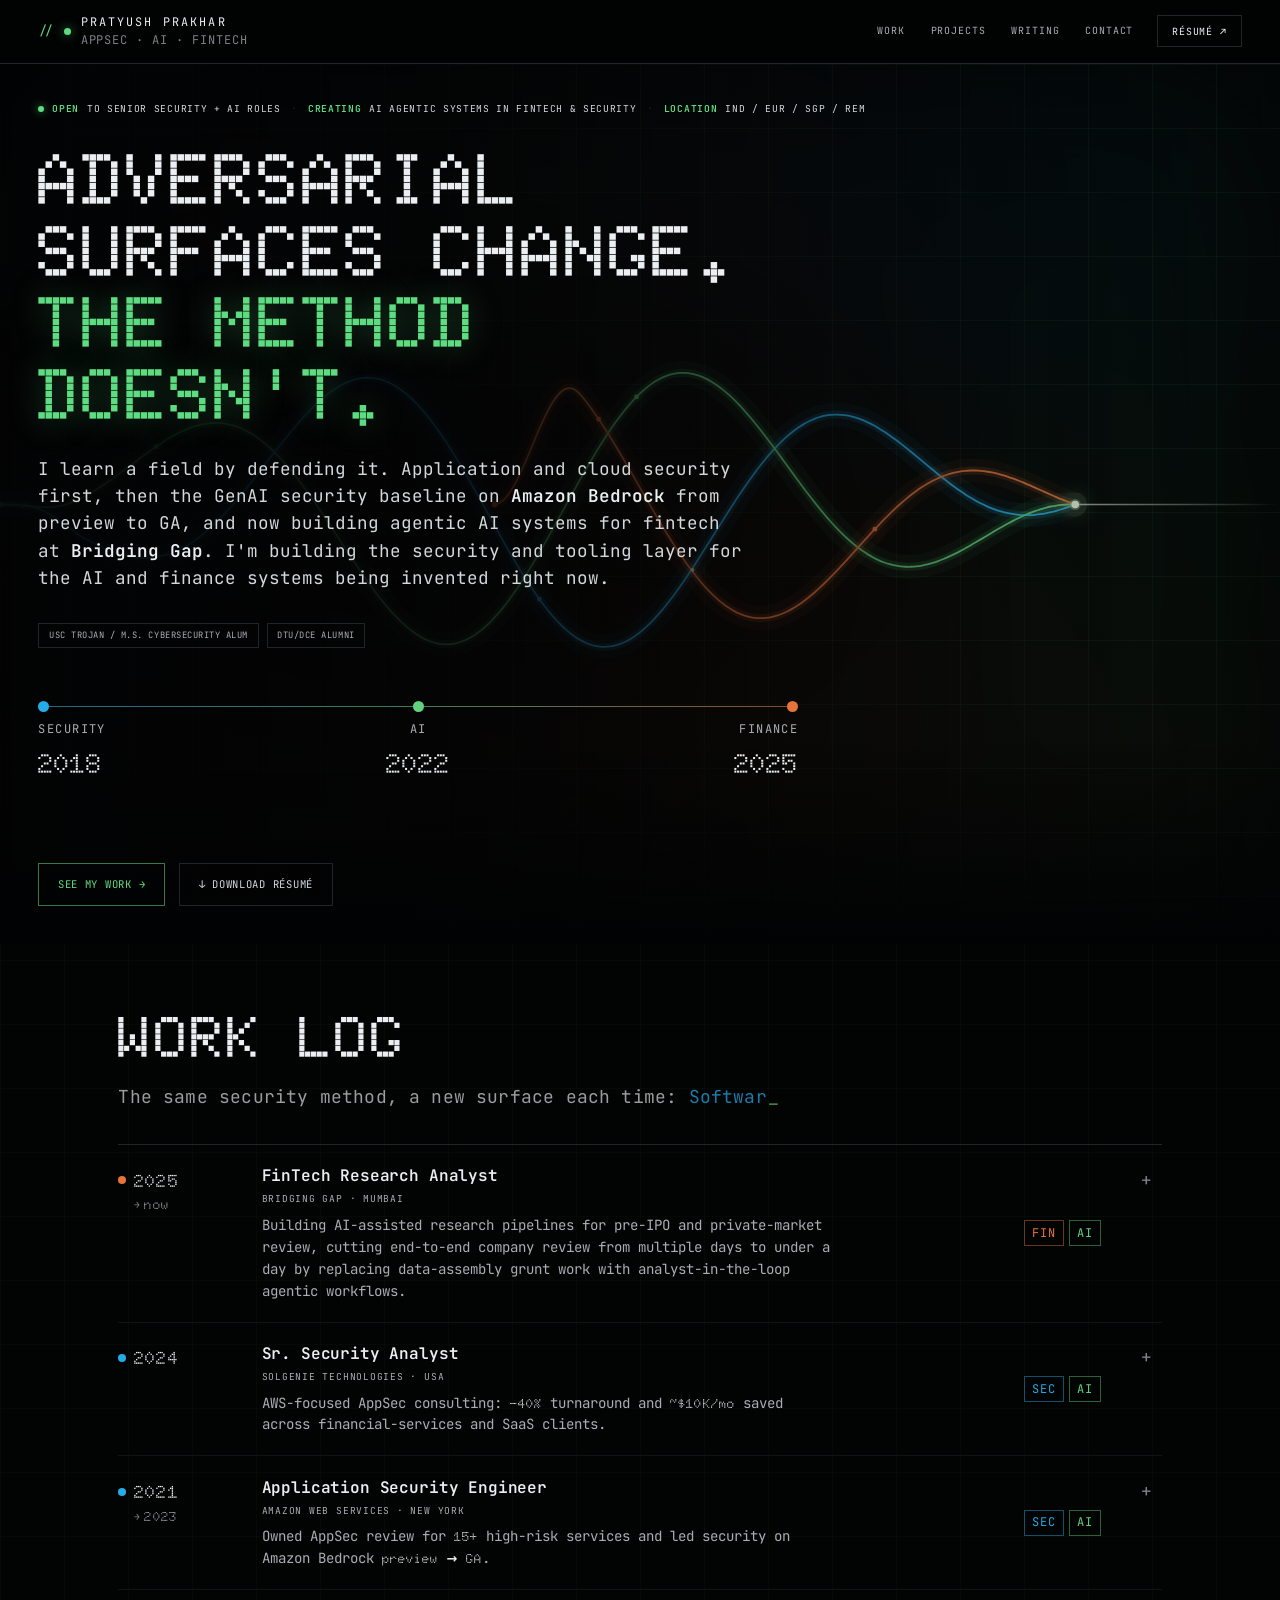
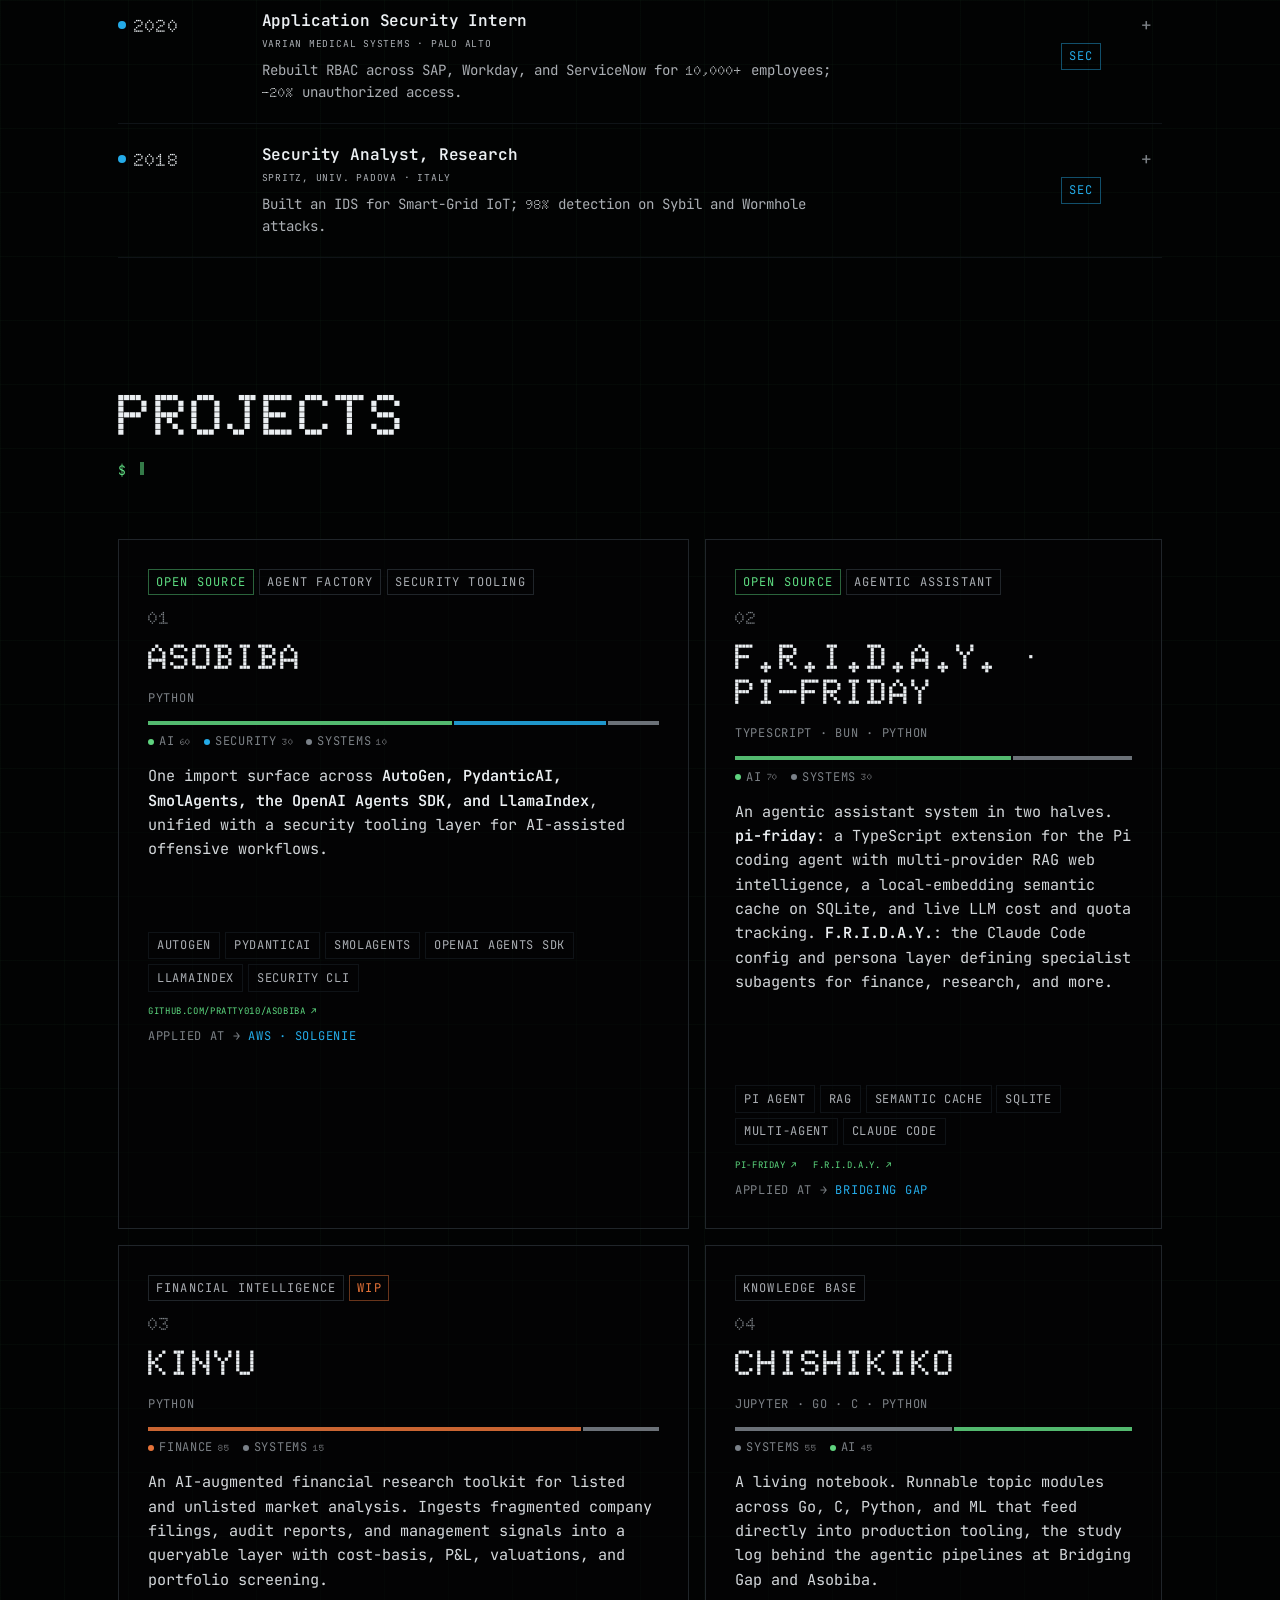
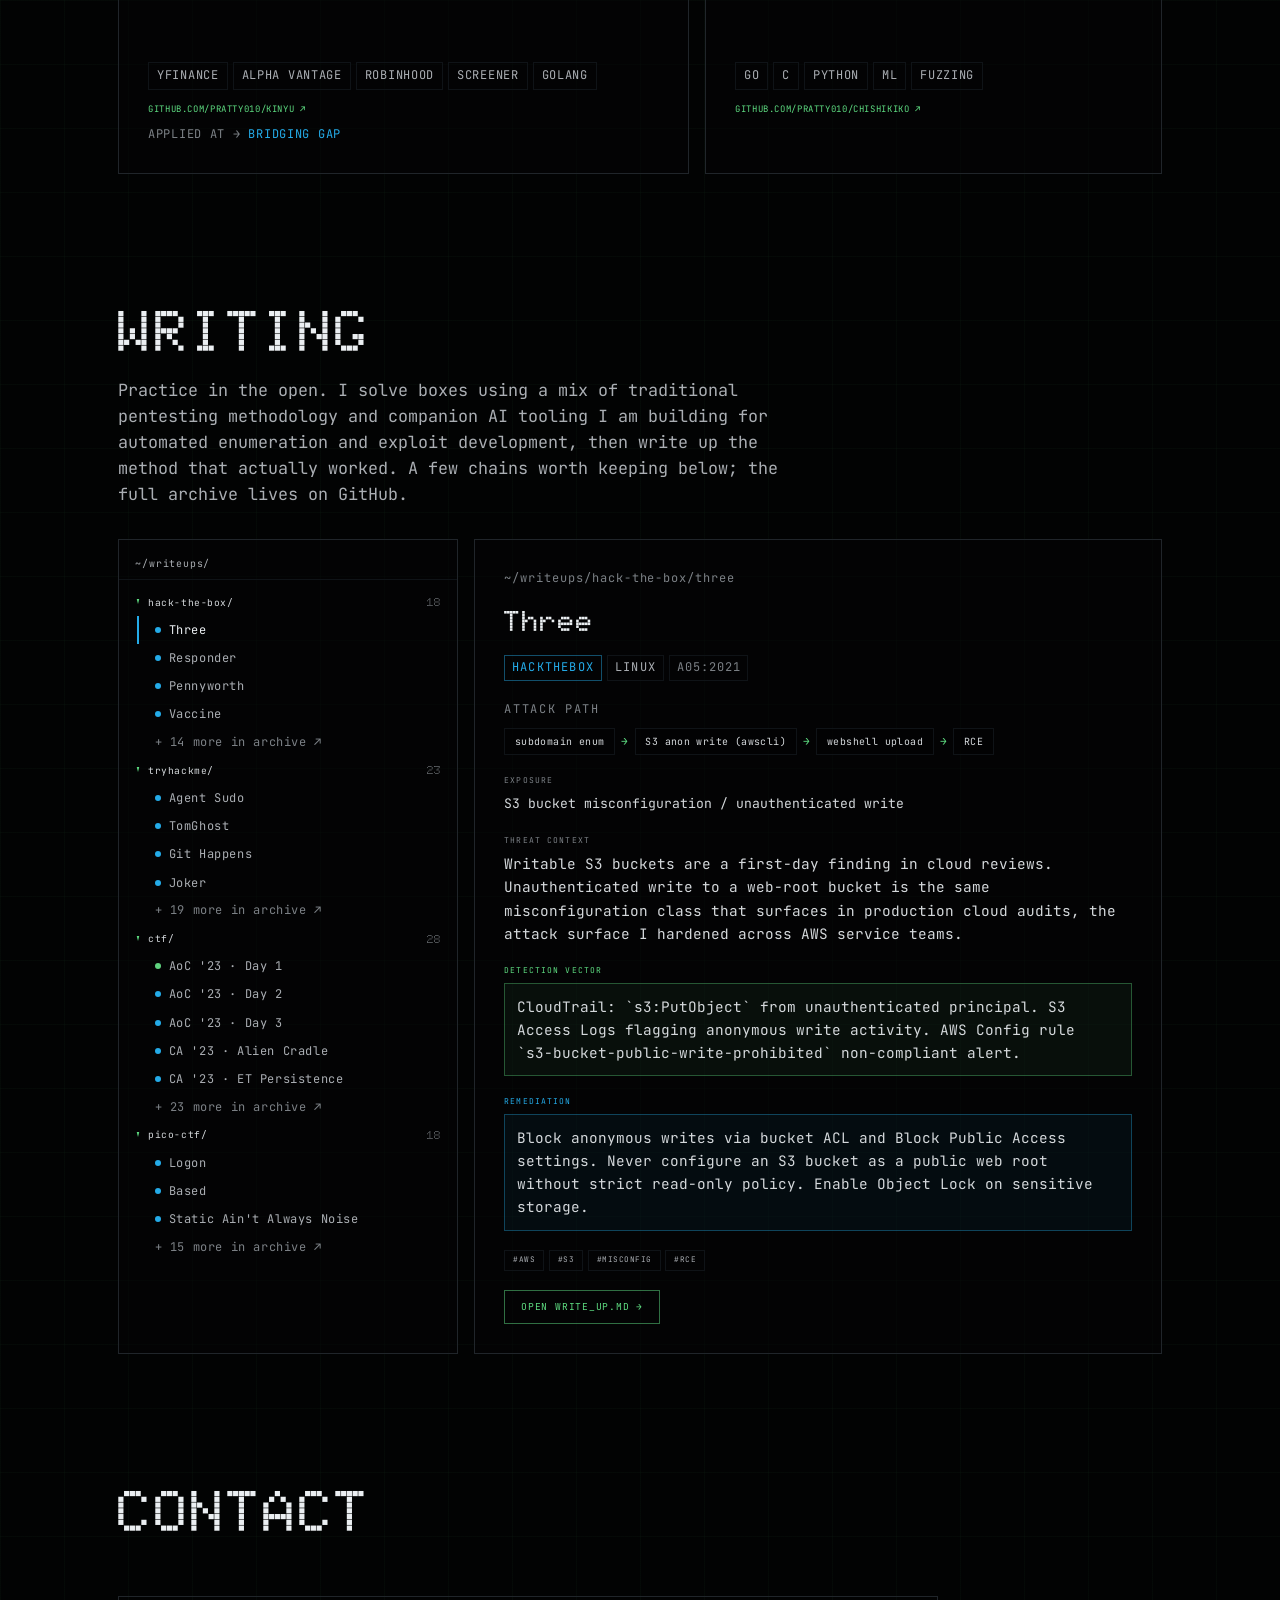
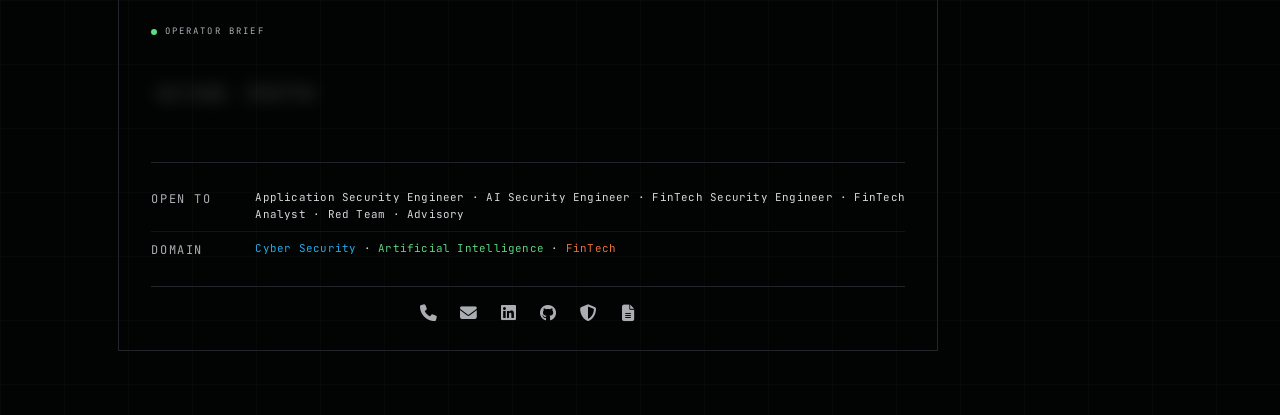
<file: index.html>
<!DOCTYPE html>
<html lang="en">
<head>
  <meta charset="utf-8">
  <meta name="viewport" content="width=device-width, initial-scale=1">
  <title>Pratyush Prakhar | Portfolio</title>
  <meta name="description" content="Pratyush Prakhar — Application security engineer with AI specialization. Currently building agentic AI systems for fintech at Bridging Gap.">
  <meta property="og:title" content="Pratyush Prakhar — Security × AI × Finance">
  <meta property="og:description" content="I learn a field by defending it. Application and cloud security first, then AI, now building agentic AI systems for fintech.">
  <meta property="og:type" content="website">
  <meta property="og:url" content="https://pratty010.github.io/">
  <meta property="og:image" content="https://pratty010.github.io/assets/og-image.png">
  <meta name="twitter:card" content="summary_large_image">
  <link rel="preconnect" href="https://fonts.googleapis.com">
  <link rel="preconnect" href="https://fonts.gstatic.com" crossorigin>
  <link href="https://fonts.googleapis.com/css2?family=Doto:wght@500;700;900&family=Inter+Tight:wght@300;400;500;600;700&family=JetBrains+Mono:wght@400;500;600&family=IBM+Plex+Sans:wght@400;500;600&family=Space+Grotesk:wght@400;500;700&family=Space+Mono:wght@400;700&family=Source+Sans+3:wght@400;500;600&display=swap" rel="stylesheet">
  <link rel="stylesheet" href="https://cdnjs.cloudflare.com/ajax/libs/font-awesome/6.5.2/css/all.min.css" integrity="sha512-PPIZEGYM1v8zp5Py7UjFb79S58UeqCL9pYVnVPURKEqvioPROaVAJKKLzvH2rDnI==" crossorigin="anonymous">
  <link rel="stylesheet" href="styles.css">
</head>
<body class="preset-mono floor-75 contrast-default motion-full">

  <!-- ── Sticky topbar ── -->
  <header class="topbar" aria-label="Primary navigation">
    <div class="brand">
      <span class="pr">//</span>
      <span class="sig" aria-hidden="true"></span>
      <div>
        <div class="nm">PRATYUSH&nbsp;PRAKHAR</div>
        <div class="role">AppSec &middot; AI &middot; FinTech</div>
      </div>
    </div>
    <nav class="tnav" aria-label="Site sections">
      <a href="#work">Work</a>
      <a href="#projects">Projects</a>
      <a href="#writing">Writing</a>
      <a href="#about">Contact</a>
      <a href="resume.html" class="resume" target="_blank" rel="noopener">R&eacute;sum&eacute; &#8599;</a>
    </nav>
  </header>

  <!-- ── Section shells (content added in later chunks) ── -->
  <main>
    <section id="hero">
      <canvas id="braid"></canvas>
      <div class="hue"></div>
      <div class="veil"></div>
      <div class="vbot"></div>

      <main class="hero">
        <div class="wrap">
          <div class="avail">
            <span class="dot"></span>
            <span class="k">Open</span><span class="v">to senior security + AI roles</span>
            <span class="sep">·</span>
            <span class="k">Creating</span><span class="v">AI agentic systems in fintech &amp; security</span>
            <span class="sep">·</span>
            <span class="k">Location</span><span class="v">IND / EUR / SGP / REM</span>
          </div>

          <h1>
            <span class="l1" data-text="Adversarial surfaces change.">Adversarial surfaces change.</span>
            <span class="l2" data-text="The method doesn't.">The method doesn't.</span>
          </h1>

          <p class="deck">I learn a field by defending it. Application and cloud security first, then the GenAI security baseline on <b>Amazon Bedrock</b> from preview to GA, and now building agentic AI systems for fintech at <b>Bridging Gap</b>. I'm building the security and tooling layer for the AI and finance systems being invented right now.</p>
          <div class="edu-tags">
            <span class="edu-tag">USC TROJAN / M.S. CYBERSECURITY ALUM</span>
            <span class="edu-tag">DTU/DCE ALUMNI</span>
          </div>

          <div class="arc">
            <div class="rail"><div class="fill"></div></div>
            <div class="nodes">
              <div class="node" data-strand="sec"><span class="pin"></span><span class="lbl">Security</span><span class="yr">2018</span><span class="meta">SPRITZ IDS → Varian RBAC → AWS AppSec → Solgenie</span></div>
              <div class="node" data-strand="ai"><span class="pin"></span><span class="lbl">AI</span><span class="yr">2022</span><span class="meta">Bedrock preview → GA · OWASP LLM Top 10 · adversarial ML</span></div>
              <div class="node" data-strand="fin"><span class="pin"></span><span class="lbl">Finance</span><span class="yr">2025</span><span class="meta">Bridging Gap · pre-IPO &amp; fintech pipelines</span></div>
            </div>
          </div>

          <div class="ctas">
            <a href="#work" class="cta primary"><span>see my work →</span></a>
            <a href="assets/Resume_Prakhar_Pratyush.pdf" download class="cta ghost"><span>&#8595; download r&eacute;sum&eacute;</span></a>
          </div>
        </div>
      </main>
    </section>

    <section id="work" class="section">
      <h2 class="htitle">Work Log</h2>
      <p class="thesis" id="thesis" aria-label="The same security method, a new surface each time: Software, AI, Fintech."></p>

      <div class="log">

        <!-- BRIDGING GAP -->
        <article class="wrow" data-domain="fin" style="--ca: var(--fin); --cb: var(--ai); --cc: var(--fin);">
          <div class="wrow-head">
            <div class="w-when"><div class="row1"><span class="w-dot fin"></span><span class="w-y0">2025</span></div><div class="w-end"><span class="w-arrow">→</span><span class="w-y1">now</span></div></div>
            <div class="w-main">
              <div class="w-title">FinTech Research Analyst</div>
              <div class="w-sub">Bridging Gap · Mumbai</div>
              <div class="w-one">Building AI-assisted research pipelines for pre-IPO and private-market review, cutting end-to-end company review from multiple days to under a day by replacing data-assembly grunt work with analyst-in-the-loop agentic workflows.</div>
            </div>
            <div class="w-fields"><span class="ftag fin">Fin</span><span class="ftag ai">AI</span></div>
            <div class="w-tog">+</div>
          </div>
          <div class="wrow-detail"><div class="inner"><div class="det-pad">
            <ul class="det-bul">
              <li>Building AI-assisted systems on <b>LangGraph, Pi Agent, OpenAI Codex, Claude Code</b> to structure fragmented pre-IPO/private-market workflows: company audits, financial review, tax positioning, regulatory filings, management screening.</li>
              <li>Designed the security &amp; data-governance layer behind the pipelines: access controls, encryption in transit and at rest, audit logging, PII boundaries on confidential filings and regulator data. Built with <b>RBI, DPDP, EU AI Act</b> principles in mind, eliminating the need for analysts to manually anonymize source documents before each pipeline run.</li>
              <li>Restructuring the instrument-analysis pipeline (valuations, comparables, screening, sector cuts) to run on grounded filing data, analyst in the loop on the final read.</li>
            </ul>
            <div class="det-tags"><span class="tt-lbl">skills</span><span class="ttag">LangGraph</span><span class="ttag">Pi Agent</span><span class="ttag">OpenAI Codex</span><span class="ttag">Claude Code</span><span class="ttag">RAG</span><span class="ttag">Data Governance</span><span class="ttag">RBI / DPDP / EU AI Act</span></div>
          </div></div></div>
        </article>

        <!-- SOLGENIE -->
        <article class="wrow" data-domain="sec" style="--ca: var(--sec); --cb: var(--ai); --cc: var(--sec);">
          <div class="wrow-head">
            <div class="w-when"><div class="row1"><span class="w-dot sec"></span><span class="w-y0">2024</span></div></div>
            <div class="w-main">
              <div class="w-title">Sr. Security Analyst</div>
              <div class="w-sub">Solgenie Technologies · USA</div>
              <div class="w-one">AWS-focused AppSec consulting: <span class="dt">−40%</span> turnaround and <span class="dt">~$10K/mo</span> saved across financial-services and SaaS clients.</div>
            </div>
            <div class="w-fields"><span class="ftag sec">Sec</span><span class="ftag ai">AI</span></div>
            <div class="w-tog">+</div>
          </div>
          <div class="wrow-detail"><div class="inner"><div class="det-pad">
            <ul class="det-bul">
              <li>AWS security consulting for financial-services and SaaS enterprise clients; surfaced critical vulnerabilities, built risk-indexed remediation plans, and trimmed cross-account attack surface <span class="dt">20%</span> through tighter API and IAM controls.</li>
              <li>AppSec consulting across vulnerability assessments, secure code reviews, and OWASP Top 10 on APIs/microservices; cut assessment turnaround <span class="dt">40%</span>, <span class="dt">~$10K</span>/month in delivery savings.</li>
              <li>Wrote a GenAI layer over SAST triage and incident response; <span class="dt">~10%</span> improvement in assessment accuracy, shorter remediation loop.</li>
              <li>Standard pentest playbook across <span class="dt">4+</span> engagements (Burp Suite, Metasploit, Wireshark).</li>
            </ul>
            <div class="det-tags"><span class="tt-lbl">skills</span><span class="ttag">AWS IAM</span><span class="ttag">API Security</span><span class="ttag">OWASP Top 10</span><span class="ttag">SAST</span><span class="ttag">GenAI Triage</span><span class="ttag">Burp / Metasploit</span></div>
          </div></div></div>
        </article>

        <!-- AWS -->
        <article class="wrow" data-domain="sec" style="--ca: var(--sec); --cb: var(--ai); --cc: var(--sec);">
          <div class="wrow-head">
            <div class="w-when"><div class="row1"><span class="w-dot sec"></span><span class="w-y0">2021</span></div><div class="w-end"><span class="w-arrow">→</span><span class="w-y1">2023</span></div></div>
            <div class="w-main">
              <div class="w-title">Application Security Engineer</div>
              <div class="w-sub">Amazon Web Services · New York</div>
              <div class="w-one">Owned AppSec review for <span class="dt">15+</span> high-risk services and led security on Amazon Bedrock <span class="dt">preview → GA</span>.</div>
            </div>
            <div class="w-fields"><span class="ftag sec">Sec</span><span class="ftag ai">AI</span></div>
            <div class="w-tog">+</div>
          </div>
          <div class="wrow-detail"><div class="inner"><div class="det-pad">
            <ul class="det-bul">
              <li>Held the security design-review seat for high-risk services (CodeSuite, IAM Console, the SDKs); pushed standards across <span class="dt">15+</span> services through NIST CSF, ISO 27001, PCI-DSS, SOC 2 cycles.</li>
              <li>Led AppSec on <b>Amazon Bedrock from preview through GA</b>: threat models, memory-poisoning defenses, tool-misuse controls, prompt-injection guardrails, adversarial-ML defenses against the OWASP LLM Top 10 for AI infrastructure that enterprise customers in regulated industries depended on. Open high-risk findings <span class="dt">−25%</span> over four review cycles.</li>
              <li>Whitebox/greybox/blackbox assessments; pushed SAST into SDLC pipelines, catching <span class="dt">150+</span> critical vulnerabilities before ship.</li>
              <li>Applied STRIDE and MITRE ATT&amp;CK to drive proactive threat hunts across cloud workloads, achieving <span class="dt">10–15%</span> posture lift through systematic vulnerability remediation and attack-surface reduction. Python SIEM tooling + CI/CD patching cut incident response time <span class="dt">30%</span>.</li>
            <li>Authored security documentation and ran cross-team review sessions for product and engineering teams; set security standards, mentored engineers on secure SDLC practices, and eliminated security-posture drift across multiple AWS service teams.</li>
            </ul>
            <div class="det-tags"><span class="tt-lbl">skills</span><span class="ttag">Amazon Bedrock</span><span class="ttag">OWASP LLM Top 10</span><span class="ttag">Prompt-Injection Defense</span><span class="ttag">Adversarial ML</span><span class="ttag">STRIDE</span><span class="ttag">MITRE ATT&amp;CK</span><span class="ttag">SAST/DAST</span><span class="ttag">Python SIEM</span></div>
          </div></div></div>
        </article>

        <!-- VARIAN -->
        <article class="wrow" data-domain="sec" style="--ca: var(--sec); --cb: var(--sec); --cc: var(--sec);">
          <div class="wrow-head">
            <div class="w-when"><div class="row1"><span class="w-dot sec"></span><span class="w-y0">2020</span></div></div>
            <div class="w-main">
              <div class="w-title">Application Security Intern</div>
              <div class="w-sub">Varian Medical Systems · Palo Alto</div>
              <div class="w-one">Rebuilt RBAC across SAP, Workday, and ServiceNow for <span class="dt">10,000+</span> employees; <span class="dt">−20%</span> unauthorized access.</div>
            </div>
            <div class="w-fields"><span class="ftag sec">Sec</span></div>
            <div class="w-tog">+</div>
          </div>
          <div class="wrow-detail"><div class="inner"><div class="det-pad">
            <ul class="det-bul">
              <li>Reviewed application access security on SAP, Workday, and ServiceNow; rebuilt the RBAC layer across all three. Unauthorized-access incidents <span class="dt">−20%</span> across a <span class="dt">10,000+</span> employee base.</li>
              <li>Hardened the SAP S/4HANA authorization model (PFCG roles, CRM audit controls); access-vulnerability surface <span class="dt">−15%</span> on the review pass alone.</li>
              <li>Built a ServiceNow ticketing-automation prototype; saved <span class="dt">~6 hrs</span>/week of duplicate work.</li>
            </ul>
            <div class="det-tags"><span class="tt-lbl">skills</span><span class="ttag">SAP S/4HANA</span><span class="ttag">PFCG</span><span class="ttag">RBAC</span><span class="ttag">ServiceNow</span><span class="ttag">IAM</span></div>
          </div></div></div>
        </article>

        <!-- SPRITZ -->
        <article class="wrow" data-domain="sec" style="--ca: var(--sec); --cb: var(--sec); --cc: var(--sec);">
          <div class="wrow-head">
            <div class="w-when"><div class="row1"><span class="w-dot sec"></span><span class="w-y0">2018</span></div></div>
            <div class="w-main">
              <div class="w-title">Security Analyst, Research</div>
              <div class="w-sub">SPRITZ, Univ. Padova · Italy</div>
              <div class="w-one">Built an IDS for Smart-Grid IoT; <span class="dt">98%</span> detection on Sybil and Wormhole attacks.</div>
            </div>
            <div class="w-fields"><span class="ftag sec">Sec</span></div>
            <div class="w-tog">+</div>
          </div>
          <div class="wrow-detail"><div class="inner"><div class="det-pad">
            <ul class="det-bul">
              <li>Built an IDS for Smart Grid networks targeting Sybil and Wormhole attacks on RPL-based Industrial IoT mesh. <span class="dt">98%</span> detection via the Highest Rank Common Ancestor verification principle, with a custom wormhole-detection algorithm running in the CONTIKI-OS COOJA simulator.</li>
            </ul>
            <div class="det-tags"><span class="tt-lbl">skills</span><span class="ttag">IDS</span><span class="ttag">RPL</span><span class="ttag">IoT Mesh</span><span class="ttag">COOJA / Contiki</span><span class="ttag">Anomaly Detection</span></div>
          </div></div></div>
        </article>

      </div>
    </section>

    <section id="projects" class="section">
      <h2 class="htitle">Projects</h2>

      <!-- TERMINAL BLOCK -->
      <div class="term-block" role="button" tabindex="0" aria-label="Run terminal command: gh repo list --public">
        <div class="term-line">
          <span class="term-prompt">$</span>
          <span class="term-cmd" id="term-cmd" aria-hidden="true"></span><span class="term-cursor" id="term-cursor" aria-hidden="true"></span>
          <noscript><span class="term-cmd">gh repo list --public</span></noscript>
        </div>
        <div class="term-out term-hidden" id="term-out">
          <span class="term-arrow">&#8594;</span>
          <span class="term-out-text" aria-live="polite"></span>
        </div>
      </div>

      <!-- BENTO GRID -->
      <div class="bento">

        <!-- TILE 01: ASOBIBA (featured, tall left) -->
        <article class="proj proj-asobiba" data-tile>
          <div class="p-inner">
            <div class="p-badges">
              <span class="p-badge os">Open Source</span>
              <span class="p-badge">Agent Factory</span>
              <span class="p-badge">Security Tooling</span>
            </div>
            <div class="p-index dt">01</div>
            <div class="p-name">Asobiba</div>
            <div class="p-lang">Python</div>
            <div class="blend">
              <div class="blend-bar">
                <i class="ai"  style="flex:60"></i>
                <i class="sec" style="flex:30"></i>
                <i class="sys" style="flex:10"></i>
              </div>
              <div class="blend-key">
                <span class="bk"><span class="d ai"></span>AI <span class="n">60</span></span>
                <span class="bk"><span class="d sec"></span>Security <span class="n">30</span></span>
                <span class="bk"><span class="d sys"></span>Systems <span class="n">10</span></span>
              </div>
            </div>
            <p class="p-desc">One import surface across <b>AutoGen, PydanticAI, SmolAgents, the OpenAI Agents SDK, and LlamaIndex</b>, unified with a security tooling layer for AI-assisted offensive workflows.</p>
            <p class="p-more">Factory wrappers, composable security helpers, and reusable offensive CLI hooks instead of a single-stack bet.</p>
            <div class="p-tags">
              <span class="ttag">AutoGen</span>
              <span class="ttag">PydanticAI</span>
              <span class="ttag">SmolAgents</span>
              <span class="ttag">OpenAI Agents SDK</span>
              <span class="ttag">LlamaIndex</span>
              <span class="ttag">Security CLI</span>
            </div>
            <div class="p-footer">
              <div class="p-links">
                <a href="https://github.com/pratty010/Asobiba" class="p-link" target="_blank" rel="noopener">github.com/pratty010/Asobiba ↗</a>
              </div>
              <div class="p-applied">applied at → <a href="#work">AWS · Solgenie</a></div>
            </div>
          </div>
        </article>

        <!-- TILE 02: F.R.I.D.A.Y. (top right) -->
        <article class="proj proj-friday" data-tile>
          <div class="p-inner">
            <div class="p-badges">
              <span class="p-badge os">Open Source</span>
              <span class="p-badge">Agentic Assistant</span>
            </div>
            <div class="p-index dt">02</div>
            <div class="p-name">F.R.I.D.A.Y. · pi-friday</div>
            <div class="p-lang">TypeScript · Bun · Python</div>
            <div class="blend">
              <div class="blend-bar">
                <i class="ai"  style="flex:70"></i>
                <i class="sys" style="flex:30"></i>
              </div>
              <div class="blend-key">
                <span class="bk"><span class="d ai"></span>AI <span class="n">70</span></span>
                <span class="bk"><span class="d sys"></span>Systems <span class="n">30</span></span>
              </div>
            </div>
            <p class="p-desc">An agentic assistant system in two halves. <b>pi-friday</b>: a TypeScript extension for the Pi coding agent with multi-provider RAG web intelligence, a local-embedding semantic cache on SQLite, and live LLM cost and quota tracking. <b>F.R.I.D.A.Y.</b>: the Claude Code config and persona layer defining specialist subagents for finance, research, and more.</p>
            <p class="p-more">Sub-5ms semantic cache hits, multi-provider search with fallback, and specialist subagents (Kinyo for finance, Kagakusha for research).</p>
            <div class="p-tags">
              <span class="ttag">Pi Agent</span>
              <span class="ttag">RAG</span>
              <span class="ttag">Semantic Cache</span>
              <span class="ttag">SQLite</span>
              <span class="ttag">Multi-Agent</span>
              <span class="ttag">Claude Code</span>
            </div>
            <div class="p-footer">
              <div class="p-links">
                <a href="https://github.com/5h1nch4nn/pi-friday" class="p-link" target="_blank" rel="noopener">pi-friday ↗</a>
                <a href="https://github.com/5h1nch4nn/F.R.I.D.A.Y." class="p-link" target="_blank" rel="noopener">F.R.I.D.A.Y. ↗</a>
              </div>
              <div class="p-applied">applied at → <a href="#work">Bridging Gap</a></div>
            </div>
          </div>
        </article>

        <!-- TILE 03: KINYU (bottom right) -->
        <article class="proj proj-kinyu" data-tile>
          <div class="p-inner">
            <div class="p-badges">
              <span class="p-badge">Financial Intelligence</span>
              <span class="p-badge wip">WIP</span>
            </div>
            <div class="p-index dt">03</div>
            <div class="p-name">Kinyu</div>
            <div class="p-lang">Python</div>
            <div class="blend">
              <div class="blend-bar">
                <i class="fin" style="flex:85"></i>
                <i class="sys" style="flex:15"></i>
              </div>
              <div class="blend-key">
                <span class="bk"><span class="d fin"></span>Finance <span class="n">85</span></span>
                <span class="bk"><span class="d sys"></span>Systems <span class="n">15</span></span>
              </div>
            </div>
            <p class="p-desc">An AI-augmented financial research toolkit for listed and unlisted market analysis. Ingests fragmented company filings, audit reports, and management signals into a queryable layer with cost-basis, P&amp;L, valuations, and portfolio screening.</p>
            <p class="p-more">FIFO and weighted-average cost basis, a 10-year coffee-can screener, and news sentiment.</p>
            <div class="p-tags">
              <span class="ttag">yfinance</span>
              <span class="ttag">Alpha Vantage</span>
              <span class="ttag">Robinhood</span>
              <span class="ttag">Screener</span>
              <span class="ttag">Golang</span>
            </div>
            <div class="p-footer">
              <div class="p-links">
                <a href="https://github.com/pratty010/Kinyu" class="p-link" target="_blank" rel="noopener">github.com/pratty010/Kinyu ↗</a>
              </div>
              <div class="p-applied">applied at → <a href="#work">Bridging Gap</a></div>
            </div>
          </div>
        </article>

        <!-- TILE 04: CHISHIKIKO -->
        <article class="proj proj-chishi" data-tile>
          <div class="p-inner">
            <div class="p-badges">
              <span class="p-badge">Knowledge Base</span>
            </div>
            <div class="p-index dt">04</div>
            <div class="p-name">Chishikiko</div>
            <div class="p-lang">Jupyter · Go · C · Python</div>
            <div class="blend">
              <div class="blend-bar">
                <i class="sys" style="flex:55"></i>
                <i class="ai"  style="flex:45"></i>
              </div>
              <div class="blend-key">
                <span class="bk"><span class="d sys"></span>Systems <span class="n">55</span></span>
                <span class="bk"><span class="d ai"></span>AI <span class="n">45</span></span>
              </div>
            </div>
            <p class="p-desc">A living notebook. Runnable topic modules across Go, C, Python, and ML that feed directly into production tooling, the study log behind the agentic pipelines at Bridging Gap and Asobiba.</p>
            <p class="p-more">Go fuzzing demos, C and Python algorithm notebooks, and ML scripts.</p>
            <div class="p-tags">
              <span class="ttag">Go</span>
              <span class="ttag">C</span>
              <span class="ttag">Python</span>
              <span class="ttag">ML</span>
              <span class="ttag">Fuzzing</span>
            </div>
            <div class="p-footer">
              <div class="p-links">
                <a href="https://github.com/pratty010/Chishikiko" class="p-link" target="_blank" rel="noopener">github.com/pratty010/Chishikiko ↗</a>
              </div>
            </div>
          </div>
        </article>

      </div>
    </section>

    <section id="writing" class="section">
      <h2 class="htitle">Writing</h2>
      <p class="intro"><span class="gpu-wipe" data-text="Practice in the open. I solve boxes using a mix of traditional pentesting methodology and companion AI tooling I am building for automated enumeration and exploit development, then write up the method that actually worked. A few chains worth keeping below; the full archive lives on GitHub.">Practice in the open. I solve boxes using a mix of traditional pentesting methodology and companion AI tooling I am building for automated enumeration and exploit development, then write up the method that actually worked. A few chains worth keeping below; the full archive lives on GitHub.</span></p>

      <div class="browser" role="region" aria-label="Writeups filesystem browser">

        <!-- LEFT: FILE TREE -->
        <nav class="tree-panel" aria-label="Writeups file tree">
          <div class="tree-root-label">~/writeups/</div>

          <!-- FOLDER: hack-the-box -->
          <div class="folder-group">
            <button class="folder-row" aria-expanded="true" aria-controls="folder-htb">
              <span class="folder-caret" aria-hidden="true">&#9658;</span>
              <span class="folder-name">hack-the-box/</span>
              <span class="folder-count">18</span>
            </button>
            <div class="file-list" id="folder-htb" role="list">
              <button class="file-row domain-sec active" role="listitem" data-entry="three" aria-pressed="true">
                <span class="file-dot sec" aria-hidden="true"></span>
                <span class="file-name">Three</span>
              </button>
              <button class="file-row domain-sec" role="listitem" data-entry="responder" aria-pressed="false">
                <span class="file-dot sec" aria-hidden="true"></span>
                <span class="file-name">Responder</span>
              </button>
              <button class="file-row domain-sec" role="listitem" data-entry="pennyworth" aria-pressed="false">
                <span class="file-dot sec" aria-hidden="true"></span>
                <span class="file-name">Pennyworth</span>
              </button>
              <button class="file-row domain-sec" role="listitem" data-entry="vaccine" aria-pressed="false">
                <span class="file-dot sec" aria-hidden="true"></span>
                <span class="file-name">Vaccine</span>
              </button>
              <div class="archive-link-row">
                <a href="https://github.com/pratty010/Boxes/tree/master/Hack%20The%20Box" target="_blank" rel="noopener">+ 14 more in archive &#8599;</a>
              </div>
            </div>
          </div>

          <!-- FOLDER: tryhackme -->
          <div class="folder-group">
            <button class="folder-row" aria-expanded="true" aria-controls="folder-thm">
              <span class="folder-caret" aria-hidden="true">&#9658;</span>
              <span class="folder-name">tryhackme/</span>
              <span class="folder-count">23</span>
            </button>
            <div class="file-list" id="folder-thm" role="list">
              <button class="file-row domain-sec" role="listitem" data-entry="agent-sudo" aria-pressed="false">
                <span class="file-dot sec" aria-hidden="true"></span>
                <span class="file-name">Agent Sudo</span>
              </button>
              <button class="file-row domain-sec" role="listitem" data-entry="tomghost" aria-pressed="false">
                <span class="file-dot sec" aria-hidden="true"></span>
                <span class="file-name">TomGhost</span>
              </button>
              <button class="file-row domain-sec" role="listitem" data-entry="git-happens" aria-pressed="false">
                <span class="file-dot sec" aria-hidden="true"></span>
                <span class="file-name">Git Happens</span>
              </button>
              <button class="file-row domain-sec" role="listitem" data-entry="joker" aria-pressed="false">
                <span class="file-dot sec" aria-hidden="true"></span>
                <span class="file-name">Joker</span>
              </button>
              <div class="archive-link-row">
                <a href="https://github.com/pratty010/Boxes/tree/master/Try%20Hack%20Me" target="_blank" rel="noopener">+ 19 more in archive &#8599;</a>
              </div>
            </div>
          </div>

          <!-- FOLDER: ctf -->
          <div class="folder-group">
            <button class="folder-row" aria-expanded="true" aria-controls="folder-ctf">
              <span class="folder-caret" aria-hidden="true">&#9658;</span>
              <span class="folder-name">ctf/</span>
              <span class="folder-count">28</span>
            </button>
            <div class="file-list" id="folder-ctf" role="list">
              <button class="file-row domain-ai" role="listitem" data-entry="aoc23-day1" aria-pressed="false">
                <span class="file-dot ai" aria-hidden="true"></span>
                <span class="file-name">AoC '23 &middot; Day 1</span>
              </button>
              <button class="file-row domain-sec" role="listitem" data-entry="aoc23-day2" aria-pressed="false">
                <span class="file-dot sec" aria-hidden="true"></span>
                <span class="file-name">AoC '23 &middot; Day 2</span>
              </button>
              <button class="file-row domain-sec" role="listitem" data-entry="aoc23-day3" aria-pressed="false">
                <span class="file-dot sec" aria-hidden="true"></span>
                <span class="file-name">AoC '23 &middot; Day 3</span>
              </button>
              <button class="file-row domain-sec" role="listitem" data-entry="ca23-alien-cradle" aria-pressed="false">
                <span class="file-dot sec" aria-hidden="true"></span>
                <span class="file-name">CA '23 &middot; Alien Cradle</span>
              </button>
              <button class="file-row domain-sec" role="listitem" data-entry="ca23-et-persistence" aria-pressed="false">
                <span class="file-dot sec" aria-hidden="true"></span>
                <span class="file-name">CA '23 &middot; ET Persistence</span>
              </button>
              <div class="archive-link-row">
                <a href="https://github.com/pratty010/CTF" target="_blank" rel="noopener">+ 23 more in archive &#8599;</a>
              </div>
            </div>
          </div>

          <!-- FOLDER: pico-ctf -->
          <div class="folder-group">
            <button class="folder-row" aria-expanded="true" aria-controls="folder-pico">
              <span class="folder-caret" aria-hidden="true">&#9658;</span>
              <span class="folder-name">pico-ctf/</span>
              <span class="folder-count">18</span>
            </button>
            <div class="file-list" id="folder-pico" role="list">
              <button class="file-row domain-sec" role="listitem" data-entry="pico-logon" aria-pressed="false">
                <span class="file-dot sec" aria-hidden="true"></span>
                <span class="file-name">Logon</span>
              </button>
              <button class="file-row domain-sec" role="listitem" data-entry="pico-based" aria-pressed="false">
                <span class="file-dot sec" aria-hidden="true"></span>
                <span class="file-name">Based</span>
              </button>
              <button class="file-row domain-sec" role="listitem" data-entry="pico-static" aria-pressed="false">
                <span class="file-dot sec" aria-hidden="true"></span>
                <span class="file-name">Static Ain't Always Noise</span>
              </button>
              <div class="archive-link-row">
                <a href="https://github.com/pratty010/CTF/tree/master/PICO%20CTF" target="_blank" rel="noopener">+ 15 more in archive &#8599;</a>
              </div>
            </div>
          </div>
        </nav>

        <!-- RIGHT: DETAIL PANEL -->
        <div class="detail-panel" id="detail-panel" aria-live="polite" aria-label="Entry detail">
          <div class="scan-loader" id="scan-loader" aria-hidden="true"></div>
          <div class="scan-line"   id="scan-line"   aria-hidden="true"></div>
        </div>

      </div>
    </section>

    <section id="about" class="section">
      <h2 class="htitle" style="margin-bottom: 3.5rem;">Contact</h2>

      <div class="card">

        <div class="badge"><span class="dot"></span>OPERATOR BRIEF</div>

        <div class="proverb-box" role="button" tabindex="0" aria-label="Reveal proverb translation">
          <p class="proverb">知己知彼、百戦不殆</p>
          <p class="prov-sub">know the enemy, know yourself: you need not fear a hundred battles</p>
        </div>

        <div class="hr"></div>

        <div class="rows">

          <div class="row">
            <span class="key">Open To</span>
            <span class="val">
              Application Security Engineer &middot;
              AI Security Engineer &middot;
              FinTech Security Engineer &middot;
              FinTech Analyst &middot;
              Red Team &middot;
              Advisory
            </span>
          </div>

          <div class="row">
            <span class="key">Domain</span>
            <span class="val">
              <span class="s">Cyber Security</span> &middot;
              <span class="a">Artificial Intelligence</span> &middot;
              <span class="f">FinTech</span>
            </span>
          </div>

        </div>

        <div class="hr"></div>

        <div class="cstrip" id="cs"></div>

      </div>
    </section>
  </main>

  <script src="braid.js"></script>
  <script src="app.js"></script>
</body>
</html>
</file>
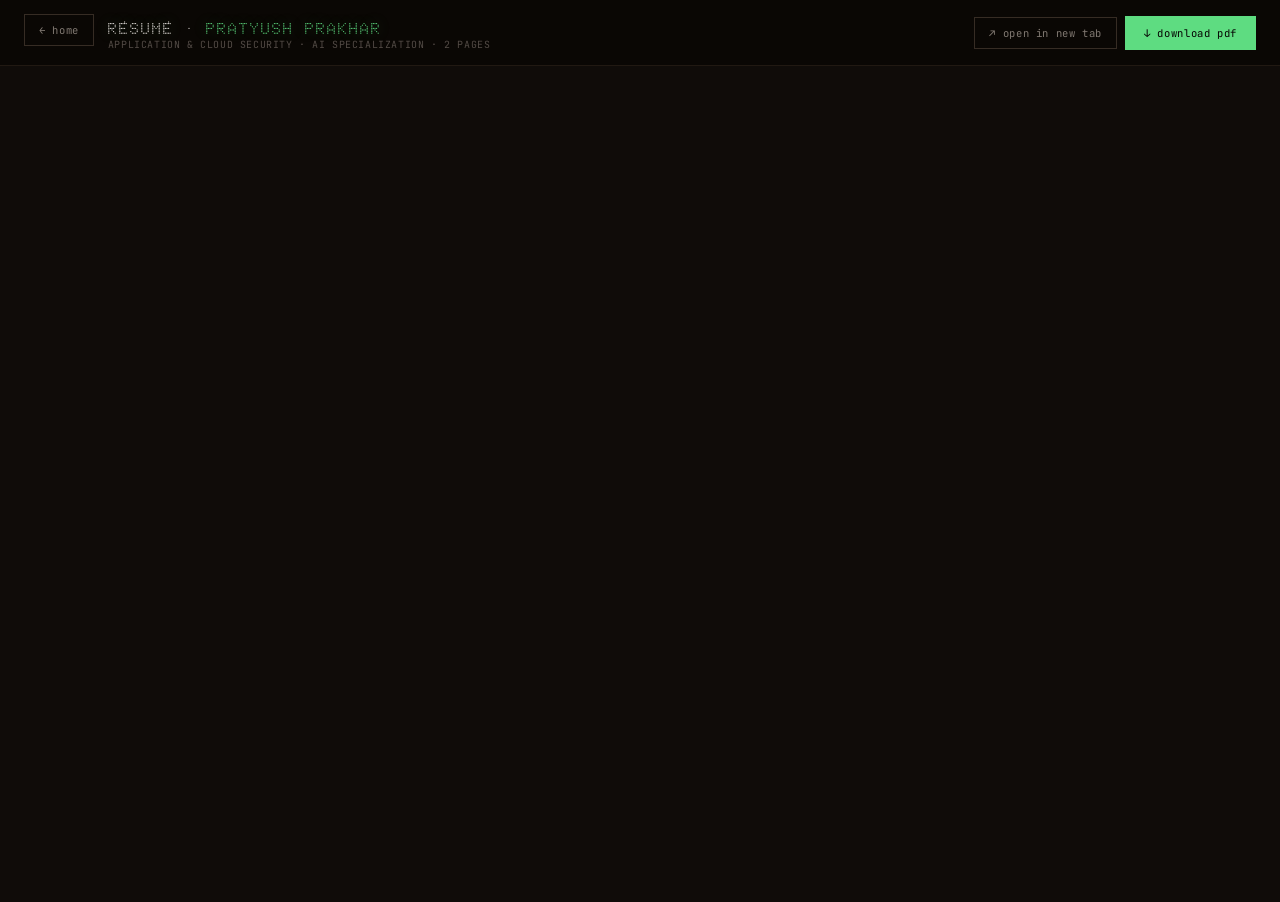
<file: resume.html>
<!DOCTYPE html>
<html lang="en">
<head>
  <meta charset="UTF-8" />
  <meta name="viewport" content="width=device-width, initial-scale=1.0" />
  <meta name="description" content="Pratyush Prakhar — résumé. Application and cloud security engineer with AI specialization." />
  <meta name="robots" content="index, follow" />
  <title>Résumé · Pratyush Prakhar</title>
  <link rel="preconnect" href="https://fonts.googleapis.com">
  <link rel="preconnect" href="https://fonts.gstatic.com" crossorigin>
  <link href="https://fonts.googleapis.com/css2?family=Doto:ROND@0..100&wght@100..900&family=JetBrains+Mono:wght@400;500&display=swap" rel="stylesheet">
  <style>
    :root {
      --base:    oklch(0.10 0.008 65);
      --raise:   oklch(0.13 0.011 65);
      --raise-2: oklch(0.17 0.014 65);
      --line:    oklch(0.30 0.020 60);
      --line-2:  oklch(0.22 0.018 60);
      --ink:     oklch(0.94 0.008 75);
      --ink-3:   oklch(0.58 0.014 60);
      --ink-4:   oklch(0.42 0.014 60);
      --amber:   oklch(0.80 0.17 150);
      --expo:    cubic-bezier(0.16, 1, 0.3, 1);
    }
    *, *::before, *::after { box-sizing: border-box; margin: 0; padding: 0; }
    html, body { height: 100%; background: var(--base); color: var(--ink); font-family: 'JetBrains Mono', monospace; }

    .bar {
      display: flex; align-items: center; justify-content: space-between;
      padding: 14px 24px; border-bottom: 1px solid var(--line-2);
      background: var(--raise); position: sticky; top: 0; z-index: 10;
    }
    .bar-left { display: flex; align-items: baseline; gap: 14px; }
    .bar-title {
      font-family: 'Doto', monospace; font-variation-settings: 'ROND' 100;
      font-weight: 700; font-size: 1rem; letter-spacing: 0.06em; text-transform: uppercase;
      color: var(--ink); text-shadow: 0 0 14px oklch(0.80 0.17 150 / 0.35);
    }
    .bar-title .accent { color: var(--amber); }
    .bar-sub { font-size: 0.62rem; color: var(--ink-4); letter-spacing: 0.06em; text-transform: uppercase; }
    .bar-actions { display: flex; gap: 8px; align-items: center; }
    .back {
      font-size: 0.66rem; color: var(--ink-3); letter-spacing: 0.06em;
      padding: 8px 14px; text-decoration: none; border: 1px solid var(--line);
      transition: color 200ms var(--expo), border-color 200ms var(--expo), transform 200ms var(--expo);
    }
    .back:hover { color: var(--amber); border-color: var(--amber); transform: translateY(-1px); }
    .btn-ghost {
      font-size: 0.66rem; color: var(--ink-3); letter-spacing: 0.06em;
      padding: 8px 14px; background: transparent; border: 1px solid var(--line);
      cursor: pointer; transition: color 200ms var(--expo), border-color 200ms var(--expo), transform 200ms var(--expo);
      text-decoration: none; display: inline-flex; align-items: center; gap: 4px;
    }
    .btn-ghost:hover { color: var(--amber); border-color: var(--amber); transform: translateY(-1px); }
    .btn-primary {
      font-size: 0.66rem; color: var(--base); background: var(--amber);
      letter-spacing: 0.06em; padding: 9px 18px; border: 1px solid var(--amber);
      cursor: pointer; transition: transform 200ms var(--expo);
      text-decoration: none; display: inline-flex; align-items: center; gap: 4px;
    }
    .btn-primary:hover { transform: translateY(-1px); }

    .viewer {
      height: calc(100vh - 64px); width: 100%;
      background: oklch(0.16 0.010 65);
      position: relative;
    }
    .viewer object, .viewer iframe { width: 100%; height: 100%; border: 0; display: block; }

    .fallback {
      position: absolute; inset: 0; display: flex; align-items: center; justify-content: center;
      flex-direction: column; gap: 18px; padding: 24px; text-align: center;
      pointer-events: none; opacity: 0;
    }
    .fallback.show { opacity: 1; pointer-events: auto; }
    .fb-title {
      font-family: 'Doto', monospace; font-variation-settings: 'ROND' 100;
      font-weight: 700; font-size: 1.4rem; letter-spacing: 0.06em; text-transform: uppercase; color: var(--ink);
    }
    .fb-note { font-size: 0.78rem; color: var(--ink-3); max-width: 44ch; line-height: 1.55; }

    @media (max-width: 620px) {
      .bar { padding: 12px 14px; flex-wrap: wrap; gap: 10px; }
      .bar-sub { display: none; }
      .btn-primary, .btn-ghost, .back { padding: 7px 10px; font-size: 0.6rem; }
    }
  </style>
</head>
<body>
  <div class="bar">
    <div class="bar-left">
      <a href="/" class="back" rel="noopener noreferrer">← home</a>
      <div>
        <div class="bar-title">RÉSUMÉ · <span class="accent">PRATYUSH PRAKHAR</span></div>
        <div class="bar-sub">Application &amp; cloud security · AI specialization · 2 pages</div>
      </div>
    </div>
    <div class="bar-actions">
      <a class="btn-ghost" href="/assets/Resume_Prakhar_Pratyush.pdf" target="_blank" rel="noopener">↗ open in new tab</a>
      <a class="btn-primary" href="/assets/Resume_Prakhar_Pratyush.pdf" download="Pratyush_Prakhar_Resume.pdf">↓ download pdf</a>
    </div>
  </div>

  <div class="viewer">
    <object data="/assets/Resume_Prakhar_Pratyush.pdf#view=FitH&toolbar=1&navpanes=0" type="application/pdf">
      <iframe src="/assets/Resume_Prakhar_Pratyush.pdf#view=FitH" title="Pratyush Prakhar — Résumé"></iframe>
    </object>
    <div class="fallback" id="fallback">
      <div class="fb-title">PDF preview unavailable</div>
      <div class="fb-note">Your browser cannot embed PDFs inline. Download or open the file directly to read it.</div>
      <div style="display: flex; gap: 10px;">
        <a class="btn-ghost" href="/assets/Resume_Prakhar_Pratyush.pdf" target="_blank" rel="noopener">↗ open</a>
        <a class="btn-primary" href="/assets/Resume_Prakhar_Pratyush.pdf" download="Pratyush_Prakhar_Resume.pdf">↓ download</a>
      </div>
    </div>
  </div>

  <script>
    /* Show fallback only if the object failed to load any content after a beat */
    setTimeout(() => {
      const obj = document.querySelector('.viewer object');
      if (!obj) return;
      const visible = obj.getBoundingClientRect().height > 60;
      if (!visible) document.getElementById('fallback').classList.add('show');
    }, 1400);
  </script>
</body>
</html>
</file>
<file: styles.css>
:root {
    --base:    oklch(0.09 0.006 250);
    --base-2:  oklch(0.115 0.008 250);
    --ink:     oklch(0.95 0.006 250);
    --ink-2:   oklch(0.88 0.006 250);
    --ink-3:   oklch(0.75 0.008 250);
    --ink-4:   oklch(0.60 0.010 250);
    --line:    oklch(0.26 0.012 250);
    --line-2:  oklch(0.185 0.010 250);
    --sec:     oklch(0.70 0.14 235);
    --ai:      oklch(0.78 0.16 150);
    --fin:     oklch(0.68 0.16 45);
    --signal:  oklch(0.80 0.17 150);
    --grid:    oklch(0.80 0.17 150 / 0.03);
    --sys:     oklch(0.60 0.015 250);
    --ease:    cubic-bezier(0.16, 1, 0.3, 1);
  }

  * { box-sizing: border-box; margin: 0; padding: 0; }

  html {
    scroll-behavior: smooth;
    scroll-padding-top: 56px;
  }

  body {
    background:
      linear-gradient(to right, var(--grid) 1px, transparent 1px),
      linear-gradient(to bottom, var(--grid) 1px, transparent 1px),
      var(--base);
    background-size: 64px 64px, 64px 64px, auto;
    color: var(--ink);
    font-family: var(--f-body), system-ui, sans-serif;
    line-height: 1.55;
    -webkit-font-smoothing: antialiased;
    min-height: 100vh;
  }

  a { color: inherit; text-decoration: none; }

  .mono {
    font-family: var(--f-mono), monospace;
    text-transform: uppercase;
    letter-spacing: 0.08em;
  }

  .dt {
    font-family: var(--f-display), system-ui, sans-serif;
    font-weight: 700;
    color: var(--ink);
    letter-spacing: 0.01em;
  }

  /* ── Topbar ── */
  .topbar {
    position: sticky;
    top: 0;
    z-index: 30;
    display: flex;
    align-items: center;
    justify-content: space-between;
    gap: 1rem;
    flex-wrap: wrap;
    padding: 0.8rem clamp(1rem, 3vw, 2.4rem);
    border-bottom: 1px solid var(--line);
    background: color-mix(in oklab, var(--base) 88%, transparent);
    backdrop-filter: blur(8px);
  }

  .brand {
    display: flex;
    align-items: center;
    gap: 0.6rem;
    font-family: var(--f-mono), monospace;
  }

  .brand .pr {
    color: var(--signal);
    font-size: 0.8rem;
  }

  .brand .sig {
    width: 7px;
    height: 7px;
    border-radius: 50%;
    background: var(--signal);
    box-shadow: 0 0 11px color-mix(in oklab, var(--signal) 70%, transparent);
    animation: live 2.6s var(--ease) infinite;
  }

  .brand .nm {
    font-size: 0.74rem;
    letter-spacing: 0.18em;
    color: var(--ink);
  }

  .brand .role {
    font-size: 0.52rem;
    letter-spacing: 0.08em;
    color: var(--ink-4);
    text-transform: uppercase;
  }

  @keyframes live {
    0%, 100% { opacity: 1; }
    50%       { opacity: .4; }
  }

  .tnav {
    display: flex;
    align-items: center;
    gap: 0.2rem;
  }

  .tnav a {
    font-family: var(--f-mono), monospace;
    font-size: 0.62rem;
    letter-spacing: 0.09em;
    text-transform: uppercase;
    color: var(--ink-3);
    padding: 0.45rem 0.7rem;
    border-bottom: 2px solid transparent;
    transition: color 180ms var(--ease), border-color 180ms var(--ease);
  }

  .tnav a:hover,
  .tnav a.active {
    color: var(--ink);
    border-bottom-color: var(--signal);
  }

  .tnav .resume {
    color: var(--ink);
    border: 1px solid var(--line);
    padding: 0.45rem 0.85rem;
    margin-left: 0.6rem;
    border-bottom: 1px solid var(--line);
  }

  .tnav .resume:hover {
    border-color: var(--signal);
    color: var(--signal);
  }

  /* ── Section shell ── */
  .section {
    max-width: 1120px;
    margin: 0 auto;
    padding: clamp(2.25rem, 5vw, 4.5rem) clamp(1rem, 3vw, 2.4rem);
  }

  .marker {
    font-family: var(--f-mono), monospace;
    font-size: 0.6rem;
    letter-spacing: 0.14em;
    text-transform: uppercase;
    color: var(--ink-4);
    margin-bottom: 0.8rem;
  }
  .marker { display: none; }

  .marker b { color: var(--signal); }

  .htitle {
    font-family: var(--f-display), system-ui, sans-serif;
    font-weight: 900;
    text-transform: uppercase;
    font-size: clamp(2rem, 5vw, 3.6rem);
    line-height: 1.0;
    letter-spacing: 0.02em;
  }

  /* ── Hero ── */
  #hero {
    position: relative;
    overflow: hidden;
    min-height: calc(100vh - 52px);
    display: flex;
    flex-direction: column;
  }

  #hero #braid { position: absolute; inset: 0; z-index: 0; display: block; }
  #hero .hue {
    position: absolute; inset: 0; z-index: 0; pointer-events: none; opacity: 0.30;
    background: conic-gradient(from 0deg at 72% 44%, color-mix(in oklab, var(--sec) 20%, transparent), color-mix(in oklab, var(--ai) 20%, transparent), color-mix(in oklab, var(--fin) 20%, transparent), color-mix(in oklab, var(--sec) 20%, transparent));
    filter: blur(95px); animation: spin 75s linear infinite;
  }
  @keyframes spin { to { transform: rotate(360deg); } }
  #hero .veil {
    position: absolute; inset: 0; z-index: 1; pointer-events: none;
    background:
      linear-gradient(to right, color-mix(in oklab, var(--base) 92%, transparent) 0%, color-mix(in oklab, var(--base) 78%, transparent) 34%, color-mix(in oklab, var(--base) 40%, transparent) 62%, color-mix(in oklab, var(--base) 6%, transparent) 100%),
      radial-gradient(ellipse 66% 56% at 30% 50%, color-mix(in oklab, var(--base) 52%, transparent) 0%, transparent 70%),
      linear-gradient(to right, var(--grid) 1px, transparent 1px),
      linear-gradient(to bottom, var(--grid) 1px, transparent 1px);
    background-size: auto, auto, 64px 64px, 64px 64px;
  }
  #hero .vbot {
    position: absolute; inset: auto 0 0 0; height: 24%; z-index: 1; pointer-events: none;
    background: linear-gradient(to top, var(--base), transparent);
  }

  .hero { flex: 1; position: relative; z-index: 2; display: flex; align-items: center; padding: clamp(1rem, 3vw, 2.4rem); min-height: 0; }
  .wrap { width: 100%; max-width: 1320px; margin: 0 auto; }

  .avail { display: flex; align-items: center; gap: 0.5rem; flex-wrap: wrap; font-family: var(--f-mono), monospace; font-size: 0.6rem; letter-spacing: 0.07em; text-transform: uppercase; color: var(--ink-3); margin-bottom: clamp(1rem, 2.5vw, 1.7rem); }
  .avail .dot { width: 6px; height: 6px; border-radius: 50%; background: var(--signal); box-shadow: 0 0 9px color-mix(in oklab, var(--signal) 70%, transparent); }
  .avail .k { color: var(--signal); font-weight: 600; }
  .avail .v { color: var(--ink-2); }
  .avail .sep { color: var(--line); margin: 0 0.15rem; }

  h1 { font-family: var(--f-display), system-ui, sans-serif; font-weight: 900; text-transform: uppercase; font-size: clamp(2.1rem, 5.6vw, 5.2rem); line-height: 1.0; letter-spacing: 0.012em; max-width: 18ch; cursor: default; }
  h1 .l1 { color: var(--ink); display: block; }
  h1 .l2 { color: var(--signal); display: block; text-shadow: 0 0 32px color-mix(in oklab, var(--signal) 38%, transparent); }
  .deck { margin: 1.5rem 0 2rem; max-width: 64ch; color: var(--ink-2); font-size: clamp(0.98rem, 1.4vw, 1.1rem); }
  .deck b { color: var(--ink); font-weight: 600; }

  .arc { position: relative; max-width: 760px; margin: 0 0 2.9rem; padding-top: 0.4rem; }
  .arc .rail { position: absolute; left: 5px; right: 5px; top: 11px; height: 1px; background: var(--line); }
  .arc .rail .fill { position: absolute; inset: 0; background: linear-gradient(to right, var(--sec), var(--ai) 50%, var(--fin)); opacity: 0.5; }
  .arc .nodes { position: relative; height: 116px; }
  .node { position: absolute; top: 0; display: flex; flex-direction: column; gap: 0.32rem; align-items: flex-start; cursor: default; min-width: 90px; }
  .node[data-strand="sec"] { left: 0; }
  .node[data-strand="ai"] { left: 50%; transform: translateX(-50%); align-items: center; text-align: center; }
  .node[data-strand="fin"] { left: 100%; transform: translateX(-100%); align-items: flex-end; text-align: right; }
  .node .pin { width: 11px; height: 11px; border-radius: 50%; background: var(--ink-4); transition: transform 240ms var(--ease), box-shadow 240ms var(--ease); }
  .node[data-strand="sec"] .pin { background: var(--sec); }
  .node[data-strand="ai"] .pin { background: var(--ai); }
  .node[data-strand="fin"] .pin { background: var(--fin); }
  .node .lbl { font-family: var(--f-mono), monospace; font-size: 0.55rem; letter-spacing: 0.12em; text-transform: uppercase; color: var(--ink-3); margin-top: 0.15rem; }
  .node .yr { font-family: var(--f-display), system-ui, sans-serif; font-weight: 700; font-size: clamp(1.2rem, 2.2vw, 1.7rem); color: var(--ink); }
  .node .meta { font-family: var(--f-mono), monospace; font-size: 0.5rem; letter-spacing: 0.04em; text-transform: uppercase; color: var(--ink-4); max-width: 24ch; line-height: 1.5; opacity: 0; transform: translateY(-3px); transition: opacity 240ms var(--ease), transform 240ms var(--ease); pointer-events: none; }
  .node:hover .pin { transform: scale(1.55); box-shadow: 0 0 13px currentColor; }
  .node:hover .meta { opacity: 1; transform: none; }
  .node:hover .lbl { color: var(--ink-2); }

  .ctas { display: flex; align-items: center; gap: 0.9rem; flex-wrap: wrap; margin-top: 0.4rem; }
  .cta { font-family: var(--f-mono), monospace; font-size: 0.66rem; letter-spacing: 0.07em; text-transform: uppercase; padding: 0.75rem 1.15rem; position: relative; overflow: hidden; transition: transform 180ms var(--ease), border-color 180ms var(--ease), color 180ms var(--ease); display: inline-flex; align-items: center; gap: 0.5rem; }
  .cta span { position: relative; z-index: 1; }
  .cta.primary { color: var(--signal); border: 1px solid color-mix(in oklab, var(--signal) 55%, transparent); }
  .cta.primary::before { content:''; position: absolute; inset: 0; background: color-mix(in oklab, var(--signal) 15%, transparent); transform: translateX(-101%); transition: transform 300ms var(--ease); }
  .cta.primary:hover::before { transform: translateX(0); }
  .cta.primary:hover { transform: translateY(-1px); border-color: var(--signal); }
  .cta.ghost { color: var(--ink-2); border: 1px solid var(--line); }
  .cta.ghost:hover { color: var(--ink); border-color: var(--ink-3); transform: translateY(-1px); }

  @media (max-width: 760px) {
    .arc { max-width: none; }
    .arc .nodes { height: auto; display: grid; gap: 1rem; }
    .arc .rail { display: none; }
    .node { position: static !important; transform: none !important; align-items: flex-start !important; text-align: left !important; }
    .node .meta { opacity: 1; transform: none; }
  }

  /* ── Media ── */
  @media (max-width: 720px) {
    .tnav a:not(.resume) { padding: 0.45rem 0.5rem; font-size: 0.58rem; }
  }

  /* ── Work section ── */
  .thesis { margin-top: 1.1rem; margin-bottom: 2rem; min-height: 1.6em; color: var(--ink-2); font-size: clamp(0.95rem, 1.6vw, 1.12rem); font-family: var(--f-mono), monospace; letter-spacing: 0.01em; opacity: 0.72; transition: opacity 180ms var(--ease), transform 180ms var(--ease), color 180ms var(--ease); }
  .thesis .f-sec { color: var(--sec); } .thesis .f-ai { color: var(--ai); } .thesis .f-fin { color: var(--fin); }
  .thesis:hover { opacity: 1; transform: translateX(3px); color: var(--ink); }
  .thesis .caret { display: inline-block; margin-left: 0.08em; color: var(--signal); animation: blink 0.9s step-end infinite; }
  @keyframes blink { 50% { opacity: 0; } }

  .log { border-top: 1px solid var(--line); }
  .wrow { border-bottom: 1px solid var(--line-2); }
  .wrow-head {
    display: grid; grid-template-columns: 124px 1fr auto 32px; gap: 1.2rem; align-items: start;
    padding: 1.2rem 0.6rem 1.2rem 0; cursor: pointer; position: relative; overflow: hidden;
    transition: transform 200ms var(--ease);
  }
  .wrow-head::before {
    content: ''; position: absolute; inset: -10% -4%; opacity: 0; filter: blur(8px); pointer-events: none;
    transition: opacity 280ms var(--ease);
    background:
      radial-gradient(ellipse 50% 130% at 2% 50%,  color-mix(in oklab, var(--ca) 26%, transparent), transparent 70%),
      radial-gradient(ellipse 64% 130% at 20% 50%, color-mix(in oklab, var(--cb) 18%, transparent), transparent 76%),
      radial-gradient(ellipse 82% 130% at 42% 50%, color-mix(in oklab, var(--cc) 12%, transparent), transparent 84%);
  }
  .wrow-head:hover::before { opacity: 1; }
  .wrow-head:hover { transform: translateX(3px); }

  .w-when { display: flex; flex-direction: column; gap: 0.1rem; padding-top: 0.15rem; position: relative; z-index: 1; }
  .w-when .row1 { display: flex; align-items: center; gap: 0.45rem; }
  .w-dot { width: 8px; height: 8px; border-radius: 50%; flex-shrink: 0; }
  .w-dot.sec { background: var(--sec); } .w-dot.ai { background: var(--ai); } .w-dot.fin { background: var(--fin); }
  .w-y0 { font-family: var(--f-display), system-ui, sans-serif; font-weight: 700; font-size: 1.1rem; color: var(--ink); letter-spacing: 0.02em; }
  .w-end { display: flex; align-items: center; gap: 0.3rem; padding-left: 0.95rem; }
  .w-arrow { font-family: var(--f-mono), monospace; font-size: 0.6rem; color: var(--ink-4); }
  .w-y1 { font-family: var(--f-display), system-ui, sans-serif; font-weight: 700; font-size: 0.82rem; color: var(--ink-3); letter-spacing: 0.02em; }

  .w-main { position: relative; z-index: 1; }
  .w-title { font-size: 1rem; font-weight: 600; color: var(--ink); letter-spacing: -0.01em; }
  .w-sub { font-family: var(--f-mono), monospace; font-size: 0.6rem; letter-spacing: 0.08em; text-transform: uppercase; color: var(--ink-3); margin-top: 0.2rem; }
  .w-one { font-size: 0.88rem; color: var(--ink-3); margin-top: 0.5rem; max-width: 72ch; }
  .w-one .dt { font-size: 0.92em; }
  .wrow.open .w-one { display: none; }

  .w-fields { display: flex; gap: 0.3rem; align-self: center; position: relative; z-index: 1; }
  .ftag { font-family: var(--f-mono), monospace; font-size: 0.46rem; letter-spacing: 0.1em; text-transform: uppercase; padding: 0.18rem 0.42rem; border: 1px solid; }
  .ftag.sec { color: var(--sec); border-color: color-mix(in oklab, var(--sec) 45%, transparent); }
  .ftag.ai  { color: var(--ai);  border-color: color-mix(in oklab, var(--ai) 45%, transparent); }
  .ftag.fin { color: var(--fin); border-color: color-mix(in oklab, var(--fin) 45%, transparent); }

  .w-tog { font-family: var(--f-mono), monospace; font-size: 1.1rem; color: var(--ink-4); justify-self: end; transition: color 180ms var(--ease), transform 280ms var(--ease); position: relative; z-index: 1; padding-top: 0.1rem; }
  .wrow.open .w-tog { transform: rotate(45deg); color: var(--signal); }
  .wrow-head:hover .w-tog { color: var(--ink-2); }

  .wrow-detail { display: grid; grid-template-rows: 0fr; transition: grid-template-rows 340ms var(--ease); }
  .wrow.open .wrow-detail { grid-template-rows: 1fr; }
  .wrow-detail > .inner { overflow: hidden; }
  .det-pad { padding: 0.4rem 0 1.7rem 124px; display: grid; gap: 1.3rem; }
  @media (max-width: 720px) { .det-pad { padding-left: 0; } }
  .det-bul { display: grid; gap: 0.6rem; }
  .det-bul li { list-style: none; position: relative; padding-left: 1.1rem; color: var(--ink-2); font-size: 0.9rem; line-height: 1.6; max-width: 80ch; }
  .det-bul li::before { content: '/'; position: absolute; left: 0; color: var(--signal); font-family: var(--f-mono), monospace; }
  .det-bul li b { color: var(--ink); font-weight: 600; }
  .det-bul li .dt { font-size: 1.02em; }
  .det-tags { display: flex; flex-wrap: wrap; gap: 0.35rem; max-width: 64ch; padding-top: 0.2rem; border-top: 1px solid var(--line-2); }
  .det-tags .tt-lbl { font-family: var(--f-mono), monospace; font-size: 0.46rem; letter-spacing: 0.1em; text-transform: uppercase; color: var(--ink-4); align-self: center; margin-right: 0.3rem; }
  .ttag { font-family: var(--f-mono), monospace; font-size: 0.48rem; letter-spacing: 0.06em; text-transform: uppercase; color: var(--ink-3); border: 1px solid var(--line-2); padding: 0.22rem 0.5rem; }
  .wrow[data-domain="sec"].open .ttag { border-color: color-mix(in oklab, var(--sec) 22%, transparent); }
  .wrow[data-domain="ai"].open  .ttag { border-color: color-mix(in oklab, var(--ai) 22%, transparent); }
  .wrow[data-domain="fin"].open .ttag { border-color: color-mix(in oklab, var(--fin) 22%, transparent); }

  @media (max-width: 720px) {
    .wrow-head { grid-template-columns: 1fr 32px; }
    .w-when { grid-column: 1 / -1; flex-direction: row; align-items: baseline; gap: 0.6rem; }
    .w-end { padding-left: 0; }
    .w-main { grid-column: 1; }
    .w-fields { grid-column: 1; align-self: start; margin-top: 0.5rem; }
    .w-tog { grid-column: 2; grid-row: 2; align-self: start; }
  }

  /* ── Projects section ── */
  .term-block {
    margin-top: 1.1rem;
    margin-bottom: 2rem;
    font-family: var(--f-mono), monospace;
    font-size: clamp(0.7rem, 1.4vw, 0.82rem);
    letter-spacing: 0.01em;
    display: grid;
    gap: 0.35rem;
    cursor: pointer;
  }
  .term-line { display: flex; align-items: baseline; gap: 0.5em; min-height: 1.4em; }
  .term-prompt { color: var(--signal); flex-shrink: 0; }
  .term-cmd { color: var(--ink-2); opacity: 0.72; transition: opacity 180ms var(--ease), transform 180ms var(--ease), color 180ms var(--ease); }
  .term-cursor {
    display: inline-block;
    width: 0.55ch; height: 1em;
    background: var(--signal);
    vertical-align: text-bottom;
    opacity: 0.55;
    animation: blink 0.9s step-end infinite;
    transition: opacity 180ms var(--ease);
  }
  .term-out { display: flex; align-items: flex-start; gap: 0.5em; min-height: 1.4em; }
  .term-arrow { color: var(--signal); flex-shrink: 0; }
  .term-out-text { color: var(--ink-2); line-height: 1.6; white-space: pre-wrap; }
  .term-out-text .repo { color: var(--ink); }
  .term-out-text .dim { color: var(--ink-4); }
  .term-hidden { opacity: 0; transform: translateY(4px); transition: opacity 180ms var(--ease), transform 180ms var(--ease); }
  .term-hidden.is-visible { opacity: 1; transform: translateY(0); }
  .term-block:hover .term-cmd { opacity: 1; color: var(--ink); transform: translateX(2px); }
  .term-block:hover .term-cursor { opacity: 1; }
  @media (prefers-reduced-motion: reduce) {
    .term-cursor { animation: none; }
  }

  .bento {
    display: grid;
    grid-template-columns: 1.25fr 1fr;
    gap: 1rem;
    align-items: stretch;
    grid-template-areas:
      "asobiba  friday"
      "kinyu    chishikiko";
  }

  .proj {
    border: 1px solid var(--line);
    background: color-mix(in oklab, var(--base-2) 50%, transparent);
    padding: clamp(1.4rem, 2.5vw, 1.8rem);
    position: relative;
    overflow: hidden;
    transition: transform 220ms var(--ease), border-color 220ms var(--ease), z-index 0ms;
    z-index: 1;
    cursor: default;
  }
  .proj:hover {
    transform: scale(1.02);
    z-index: 2;
    border-color: color-mix(in oklab, var(--ink-3) 55%, var(--line));
  }
  @media (prefers-reduced-motion: reduce) {
    .proj:hover { transform: none; }
  }

  .p-inner {
    display: grid;
    gap: 0.85rem;
    align-content: start;
    height: 100%;
    transition: transform 120ms var(--ease);
    will-change: transform;
  }

  .proj-asobiba   { grid-area: asobiba; }
  .proj-friday    { grid-area: friday; }
  .proj-kinyu     { grid-area: kinyu; }
  .proj-chishi    { grid-area: chishikiko; }

  .p-index {
    font-family: var(--f-display), system-ui, sans-serif;
    font-weight: 700;
    font-size: 1.1rem;
    color: var(--ink-4);
    letter-spacing: 0.02em;
    line-height: 1;
  }

  .p-badges { display: flex; gap: 0.35rem; flex-wrap: wrap; }
  .p-badge {
    font-family: var(--f-mono), monospace;
    font-size: 0.46rem;
    letter-spacing: 0.1em;
    text-transform: uppercase;
    padding: 0.18rem 0.42rem;
    border: 1px solid var(--line);
    color: var(--ink-3);
  }
  .p-badge.os  { color: var(--signal); border-color: color-mix(in oklab, var(--signal) 45%, transparent); }
  .p-badge.wip { color: var(--fin);    border-color: color-mix(in oklab, var(--fin)    45%, transparent); }

  .p-name {
    font-family: var(--f-display), system-ui, sans-serif;
    font-weight: 900;
    text-transform: uppercase;
    color: var(--ink);
    font-size: clamp(1.5rem, 2.8vw, 2.2rem);
    letter-spacing: 0.03em;
    line-height: 1;
  }

  .p-lang {
    font-family: var(--f-mono), monospace;
    font-size: 0.52rem;
    letter-spacing: 0.06em;
    text-transform: uppercase;
    color: var(--ink-4);
  }

  .blend { display: grid; gap: 0.45rem; }
  .blend-bar { display: flex; height: 4px; gap: 2px; }
  .blend-bar i { height: 100%; opacity: 0.88; }
  .blend-bar i.sec { background: var(--sec); }
  .blend-bar i.ai  { background: var(--ai);  }
  .blend-bar i.fin { background: var(--fin); }
  .blend-bar i.sys { background: var(--sys); }
  .blend-key { display: flex; gap: 0.8rem; flex-wrap: wrap; }
  .bk {
    display: flex; align-items: center; gap: 0.32rem;
    font-family: var(--f-mono), monospace; font-size: 0.46rem; letter-spacing: 0.06em; text-transform: uppercase; color: var(--ink-4);
  }
  .bk .d { width: 6px; height: 6px; border-radius: 50%; flex-shrink: 0; }
  .bk .d.sec { background: var(--sec); }
  .bk .d.ai  { background: var(--ai);  }
  .bk .d.fin { background: var(--fin); }
  .bk .d.sys { background: var(--sys); }
  .bk .n { font-family: var(--f-display), system-ui, sans-serif; font-weight: 700; color: var(--ink-3); font-size: 0.56rem; }

  .p-desc { color: var(--ink-2); line-height: 1.6; font-size: clamp(0.84rem, 1.3vw, 0.95rem); }
  .p-desc b { color: var(--ink); font-weight: 600; }

  .p-more {
    opacity: 0;
    transform: translateY(6px);
    transition: opacity 280ms var(--ease), transform 280ms var(--ease);
    font-size: clamp(0.78rem, 1.2vw, 0.86rem);
    color: var(--ink-3);
    line-height: 1.55;
    font-style: italic;
  }
  .proj:hover .p-more {
    opacity: 1;
    transform: translateY(0);
  }
  @media (prefers-reduced-motion: reduce) {
    .p-more { transition: opacity 200ms var(--ease); }
  }

  .p-tags { display: flex; flex-wrap: wrap; gap: 0.3rem; }

  .p-footer { display: flex; flex-direction: column; gap: 0.5rem; margin-top: auto; }
  .p-links { display: flex; align-items: center; gap: 1rem; flex-wrap: wrap; }
  .p-link {
    display: inline-flex; align-items: center; gap: 0.4rem;
    font-family: var(--f-mono), monospace;
    font-size: 0.56rem;
    letter-spacing: 0.07em;
    text-transform: uppercase;
    color: var(--signal);
    transition: gap 200ms var(--ease);
  }
  .p-link:hover { gap: 0.72rem; }

  .p-applied {
    font-family: var(--f-mono), monospace;
    font-size: 0.5rem;
    letter-spacing: 0.06em;
    text-transform: uppercase;
    color: var(--ink-4);
  }
  .p-applied a {
    color: var(--sec);
    transition: color 160ms var(--ease);
  }
  .p-applied a:hover { color: var(--ink-2); }

  @media (max-width: 760px) {
    .bento {
      grid-template-columns: 1fr;
      grid-template-areas:
        "asobiba"
        "friday"
        "kinyu"
        "chishikiko";
    }
  }

  /* ── Writing section ── */
  .intro { margin-top: 1.1rem; margin-bottom: 2rem; color: var(--ink-2); font-size: clamp(0.95rem, 1.6vw, 1.05rem); font-family: var(--f-body), system-ui, sans-serif; max-width: 70ch; }

  /* MASTER-DETAIL BROWSER */
  .browser {
    display: grid;
    grid-template-columns: minmax(250px, 340px) 1fr;
    gap: 1rem;
    align-items: start;
  }
  @media (min-width: 761px) {
    .browser { align-items: stretch; }
    .tree-panel, .detail-panel { height: 100%; }
  }

  /* TREE PANEL */
  .tree-panel {
    border: 1px solid var(--line);
    background: color-mix(in oklab, var(--base-2) 50%, transparent);
    min-height: 480px;
    padding: 1rem 0;
  }
  .tree-root-label {
    font-family: var(--f-mono), monospace;
    font-size: 0.62rem; letter-spacing: 0.08em;
    color: var(--ink-3);
    padding: 0 1rem 0.5rem 1rem;
    border-bottom: 1px solid var(--line-2);
    margin-bottom: 0.5rem;
  }

  /* FOLDER ROW */
  .folder-row {
    display: flex; align-items: center; gap: 0.45rem;
    width: 100%; background: none; border: none; cursor: pointer;
    font-family: var(--f-mono), monospace; font-size: 0.6rem;
    letter-spacing: 0.06em; color: var(--ink-2);
    padding: 0.42rem 1rem;
    transition: color 160ms var(--ease), background 160ms var(--ease);
    text-align: left;
  }
  .folder-row:hover { color: var(--ink); background: color-mix(in oklab, var(--line-2) 60%, transparent); }
  .folder-row:focus-visible { outline: 1px solid var(--signal); outline-offset: -1px; }
  .folder-caret { color: var(--signal); font-size: 0.52rem; transition: transform 200ms var(--ease); flex-shrink: 0; }
  .folder-row[aria-expanded="false"] .folder-caret { transform: rotate(0deg); }
  .folder-row[aria-expanded="true"]  .folder-caret { transform: rotate(90deg); }
  @media (prefers-reduced-motion: reduce) { .folder-caret { transition: none; } }
  .folder-name { flex: 1; }
  .folder-count {
    font-family: var(--f-display), system-ui, sans-serif; font-weight: 700;
    font-size: 0.72rem; color: var(--ink-4); letter-spacing: 0.02em; flex-shrink: 0;
  }

  /* FILE LIST */
  .file-list { overflow: hidden; }
  .file-list[hidden] { display: none; }

  /* FILE ROW */
  .file-row {
    display: flex; align-items: center; gap: 0.5rem;
    width: 100%; background: none; border: none; cursor: pointer;
    font-family: var(--f-mono), monospace; font-size: 0.58rem;
    letter-spacing: 0.05em; color: var(--ink-3);
    padding: 0.38rem 1rem 0.38rem 2.2rem;
    transition: color 150ms var(--ease), background 150ms var(--ease);
    text-align: left;
    position: relative;
  }
  .file-row::before {
    content: '';
    position: absolute; left: 1.1rem; top: 0; bottom: 0;
    width: 2px; background: transparent;
    transition: background 150ms var(--ease);
  }
  .file-row:hover { color: var(--ink-2); }
  .file-row:focus-visible { outline: 1px solid var(--signal); outline-offset: -1px; }
  .file-row.active { color: var(--ink); }
  .file-row.active.domain-sec::before { background: var(--sec); }
  .file-row.active.domain-ai::before  { background: var(--ai); }
  .file-dot { width: 6px; height: 6px; border-radius: 50%; flex-shrink: 0; }
  .file-dot.sec { background: var(--sec); }
  .file-dot.ai  { background: var(--ai); }
  .file-name { flex: 1; }

  /* ARCHIVE LINK */
  .archive-link-row { display: flex; padding: 0.3rem 1rem 0.3rem 2.2rem; }
  .archive-link-row a {
    font-family: var(--f-mono), monospace; font-size: 0.52rem;
    letter-spacing: 0.05em; color: var(--ink-4);
    transition: color 150ms var(--ease);
  }
  .archive-link-row a:hover { color: var(--signal); }

  /* DETAIL PANEL */
  .detail-panel {
    border: 1px solid var(--line);
    background: color-mix(in oklab, var(--base-2) 50%, transparent);
    min-height: 480px;
    padding: clamp(1.2rem, 2.5vw, 1.8rem);
    position: relative;
    overflow: hidden;
  }
  .detail-body {
    display: flex;
    flex-direction: column;
    gap: 1.2rem;
    height: 100%;
  }

  /* SCAN OVERLAYS */
  .scan-loader {
    position: absolute; top: 0.8rem;
    left: clamp(1.2rem, 2.5vw, 1.8rem); right: clamp(1.2rem, 2.5vw, 1.8rem);
    font-family: var(--f-mono), monospace; font-size: 0.6rem;
    letter-spacing: 0.1em; color: var(--signal);
    z-index: 10; pointer-events: none; opacity: 0;
  }
  .scan-line {
    position: absolute; left: 0; right: 0; height: 2px;
    background: var(--signal);
    box-shadow: 0 0 8px color-mix(in oklab, var(--signal) 60%, transparent);
    z-index: 9; pointer-events: none; opacity: 0; top: 0;
  }

  /* BREADCRUMB */
  .breadcrumb { font-family: var(--f-mono), monospace; font-size: 0.52rem; letter-spacing: 0.08em; color: var(--ink-4); }

  /* BOX NAME */
  .box-name {
    font-family: var(--f-display), system-ui, sans-serif; font-weight: 900;
    font-size: clamp(1.5rem, 2.8vw, 1.8rem);
    letter-spacing: 0.03em; line-height: 1; color: var(--ink);
  }

  /* META ROW */
  .meta-row { display: flex; flex-wrap: wrap; gap: 0.35rem; align-items: center; }
  .mtag {
    font-family: var(--f-mono), monospace;
    font-size: 0.46rem; letter-spacing: 0.1em; text-transform: uppercase;
    padding: 0.18rem 0.42rem; border: 1px solid;
    color: var(--ink-3); border-color: var(--line-2);
  }
  .mtag.sec { color: var(--sec); border-color: color-mix(in oklab, var(--sec) 45%, transparent); }
  .mtag.ai  { color: var(--ai);  border-color: color-mix(in oklab, var(--ai)  45%, transparent); }
  .mtag.owasp { color: var(--ink-4); border-color: var(--line-2); font-size: 0.44rem; letter-spacing: 0.08em; }

  /* ATTACK CHAIN */
  .chain-section { display: flex; flex-direction: column; gap: 0.6rem; }
  .chain-label { font-family: var(--f-mono), monospace; font-size: 0.5rem; letter-spacing: 0.14em; text-transform: uppercase; color: var(--ink-4); }
  .chain-steps { display: flex; flex-wrap: wrap; align-items: center; gap: 0.4rem; }
  .chain-chip {
    font-family: var(--f-mono), monospace; font-size: 0.62rem;
    letter-spacing: 0.04em; color: var(--ink-2);
    border: 1px solid var(--line-2);
    padding: 0.28rem 0.6rem;
    background: color-mix(in oklab, var(--base) 60%, transparent);
    white-space: nowrap;
  }
  .chain-arrow { font-family: var(--f-mono), monospace; font-size: 0.7rem; color: var(--signal); flex-shrink: 0; }

  /* EXPOSURE */
  .exposure-section { display: flex; flex-direction: column; gap: 0.5rem; }
  .exposure-label { font-family: var(--f-mono), monospace; font-size: 0.5rem; letter-spacing: 0.14em; text-transform: uppercase; color: var(--ink-4); }
  .exposure-row { display: flex; flex-wrap: wrap; align-items: center; gap: 0.45rem; }
  .cve-chip {
    font-family: var(--f-mono), monospace; font-size: 0.56rem;
    letter-spacing: 0.06em; text-transform: uppercase;
    color: var(--fin); border: 1px solid color-mix(in oklab, var(--fin) 55%, transparent);
    padding: 0.22rem 0.55rem;
    background: color-mix(in oklab, var(--fin) 6%, transparent);
    white-space: nowrap;
  }
  .cve-chip .cve-id {
    font-family: var(--f-display), system-ui, sans-serif; font-weight: 700;
    font-size: 0.72rem; letter-spacing: 0.04em;
  }
  .vuln-class-text { font-family: var(--f-body), system-ui, sans-serif; font-size: 0.82rem; color: var(--ink-2); }

  /* THREAT CONTEXT */
  .threat-section { display: flex; flex-direction: column; gap: 0.4rem; }
  .threat-label { font-family: var(--f-mono), monospace; font-size: 0.5rem; letter-spacing: 0.14em; text-transform: uppercase; color: var(--ink-4); }
  .threat-text { font-family: var(--f-body), system-ui, sans-serif; font-size: 0.9rem; color: var(--ink-2); line-height: 1.6; }

  /* DETECTION VECTOR */
  .detect-section { display: flex; flex-direction: column; gap: 0.4rem; }
  .detect-label { font-family: var(--f-mono), monospace; font-size: 0.5rem; letter-spacing: 0.14em; text-transform: uppercase; color: var(--signal); }
  .detect-text {
    font-family: var(--f-body), system-ui, sans-serif; font-size: 0.9rem; color: var(--ink-2); line-height: 1.6;
    border: 1px solid color-mix(in oklab, var(--signal) 35%, transparent);
    background: color-mix(in oklab, var(--signal) 5%, transparent);
    padding: 0.7rem 0.75rem;
  }

  /* REMEDIATION */
  .rem-section { display: flex; flex-direction: column; gap: 0.4rem; }
  .rem-label { font-family: var(--f-mono), monospace; font-size: 0.5rem; letter-spacing: 0.14em; text-transform: uppercase; color: var(--sec); }
  .rem-text {
    font-family: var(--f-body), system-ui, sans-serif; font-size: 0.9rem; color: var(--ink-2); line-height: 1.6;
    border: 1px solid color-mix(in oklab, var(--sec) 35%, transparent);
    background: color-mix(in oklab, var(--sec) 5%, transparent);
    padding: 0.7rem 0.75rem;
  }

  /* TECHNIQUE TAGS */
  .tag-row { display: flex; flex-wrap: wrap; gap: 0.3rem; }
  .ttag-hash { font-family: var(--f-mono), monospace; font-size: 0.48rem; letter-spacing: 0.06em; text-transform: uppercase; color: var(--ink-3); border: 1px solid var(--line-2); padding: 0.22rem 0.5rem; }

  /* WRITE-UP LINK */
  .writeup-link {
    display: inline-flex; align-items: center; gap: 0.5rem;
    font-family: var(--f-mono), monospace; font-size: 0.6rem;
    letter-spacing: 0.08em; text-transform: uppercase;
    color: var(--signal); border: 1px solid color-mix(in oklab, var(--signal) 50%, transparent);
    padding: 0.55rem 1rem;
    transition: border-color 180ms var(--ease), background 180ms var(--ease), gap 180ms var(--ease);
    align-self: flex-start;
    margin-top: auto;
  }
  .writeup-link:hover { border-color: var(--signal); background: color-mix(in oklab, var(--signal) 8%, transparent); gap: 0.8rem; }
  .writeup-link:focus-visible { outline: 1px solid var(--signal); outline-offset: 2px; }

  @media (max-width: 760px) {
    .browser { grid-template-columns: 1fr; }
    .tree-panel { min-height: auto; }
    .detail-panel { min-height: 400px; }
  }

  /* ── Contact section ── */
  #about .card {
    width: 100%;
    max-width: 820px;
    border: 1px solid var(--line);
    padding: 1.75rem 2rem;
    margin: 0;
  }

  #about .badge {
    font-family: var(--f-mono), monospace;
    font-size: .56rem;
    letter-spacing: .24em;
    color: var(--ink-3);
    text-transform: uppercase;
    display: flex;
    align-items: center;
    gap: .45rem;
    margin-bottom: 1.5rem;
  }

  @keyframes pulse { 0%,100%{opacity:1} 50%{opacity:.2} }
  #about .dot {
    width: 6px; height: 6px;
    border-radius: 50%;
    background: var(--signal);
    flex-shrink: 0;
    animation: pulse 2.2s ease-in-out infinite;
  }

  #about .proverb {
    font-size: 1.1rem;
    color: var(--ink);
    margin-bottom: .2rem;
    letter-spacing: .01em;
  }

  #about .prov-sub {
    font-family: var(--f-mono), monospace;
    font-size: .57rem;
    color: var(--ink-4);
    letter-spacing: .04em;
  }

  #about .hr { height: 1px; background: var(--line); margin: 1.15rem 0; }

  #about .rows { display: flex; flex-direction: column; }
  #about .row {
    display: grid;
    grid-template-columns: 6rem 1fr;
    gap: .5rem;
    padding: .5rem 0;
    border-bottom: 1px solid color-mix(in oklab, var(--line) 50%, transparent);
    align-items: start;
  }
  #about .row:last-child { border-bottom: none; }

  #about .key {
    font-family: var(--f-mono), monospace;
    font-size: .55rem;
    letter-spacing: .13em;
    color: var(--ink-3);
    text-transform: uppercase;
    padding-top: .05rem;
  }

  #about .val {
    font-family: var(--f-mono), monospace;
    font-size: .68rem;
    color: var(--ink-2);
    letter-spacing: .02em;
    line-height: 1.55;
  }

  #about .val .g  { color: var(--signal); }
  #about .val .s  { color: var(--sec); }
  #about .val .a  { color: var(--ai);  }
  #about .val .f  { color: var(--fin); }
  #about .val .n  { font-family: var(--f-display), monospace; font-weight: 700; font-size: .88rem; color: var(--ai); }

  #about .cstrip {
    display: flex;
    align-items: center;
    justify-content: center;
    gap: 1.4rem;
    flex-wrap: wrap;
  }

  #about .ci {
    position: relative;
    display: inline-flex;
    align-items: center;
    justify-content: center;
    cursor: pointer;
    text-decoration: none;
    transition: transform .2s var(--ease);
  }
  #about .ci:hover { transform: translateY(-3px); }

  #about .ci i {
    font-size: 1.05rem;
    color: var(--ink-3);
    transition: color .2s var(--ease);
    width: 1.1rem;
    text-align: center;
  }
  #about .ci:hover i { color: var(--ink); }

  #about .ctip {
    position: absolute;
    bottom: calc(100% + 10px);
    left: 50%;
    transform: translateX(-50%) translateY(4px);
    background: oklch(0.12 0.008 250);
    border: 1px solid var(--line);
    color: var(--ink-2);
    font-family: var(--f-mono), monospace;
    font-size: .57rem;
    padding: .28rem .6rem;
    white-space: nowrap;
    pointer-events: none;
    opacity: 0;
    transition: opacity .15s, transform .15s var(--ease);
    z-index: 30;
    line-height: 1.6;
  }
  #about .ctip::after {
    content: '';
    position: absolute;
    top: 100%;
    left: 50%;
    transform: translateX(-50%);
    border: 4px solid transparent;
    border-top-color: oklch(0.26 0.012 250);
  }
  #about .ci:hover .ctip { opacity: 1; transform: translateX(-50%) translateY(0); }

  #about .ci:first-child .ctip { left: 0; transform: translateX(0) translateY(4px); }
  #about .ci:first-child .ctip::after { left: 10px; transform: none; }
  #about .ci:first-child:hover .ctip { transform: translateX(0) translateY(0); }
  #about .ci:last-child .ctip { left: auto; right: 0; transform: translateX(0) translateY(4px); }
  #about .ci:last-child .ctip::after { left: auto; right: 10px; transform: none; }
  #about .ci:last-child:hover .ctip { transform: translateX(0) translateY(0); }

  @media (prefers-reduced-motion: reduce) {
    *, *::before, *::after {
      animation-duration: 0.001ms !important;
      transition-duration: 0.001ms !important;
    }
    html { scroll-behavior: auto; }
  }

  /* ════════════════════════════════════════════════════
     PREVIEW TOGGLES - driven by body classes from the panel
     ════════════════════════════════════════════════════ */

  /* ── Type presets: font role variables ── */
  :root {
    --f-display: 'Doto';
    --f-body:    'Inter Tight';
    --f-mono:    'JetBrains Mono';
  }
  body.preset-warmer   { --f-body: 'IBM Plex Sans'; }
  body.preset-techno   { --f-display: 'Space Grotesk'; --f-mono: 'Space Mono'; }
  body.preset-mono     { --f-body: 'JetBrains Mono'; }
  body.preset-humanist { --f-body: 'Source Sans 3'; }

  /* ── Legibility floor: raise sub-floor labels/tags ── */
  body.floor-60 .ftag, body.floor-60 .ttag, body.floor-60 .p-badge,
  body.floor-60 .bk, body.floor-60 .tt-lbl, body.floor-60 .mtag,
  body.floor-60 .chain-label, body.floor-60 .p-lang, body.floor-60 .p-applied,
  body.floor-60 .breadcrumb, body.floor-60 .archive-link-row a,
  body.floor-60 .file-row, body.floor-60 .brand .role,
  body.floor-60 #hero .node .lbl, body.floor-60 #hero .node .meta,
  body.floor-60 #about .prov-sub, body.floor-60 #about .key {
    font-size: 0.6rem;
  }
  body.floor-75 .ftag, body.floor-75 .ttag, body.floor-75 .p-badge,
  body.floor-75 .bk, body.floor-75 .tt-lbl, body.floor-75 .mtag,
  body.floor-75 .chain-label, body.floor-75 .p-lang, body.floor-75 .p-applied,
  body.floor-75 .breadcrumb, body.floor-75 .archive-link-row a,
  body.floor-75 .file-row, body.floor-75 .brand .role,
  body.floor-75 #hero .node .lbl, body.floor-75 #hero .node .meta,
  body.floor-75 #about .prov-sub, body.floor-75 #about .key {
    font-size: 0.75rem;
  }

  /* ── Contrast fix: promote whisper functional labels to ink-3 ── */
  body.contrast-fix .marker,
  body.contrast-fix .breadcrumb,
  body.contrast-fix .chain-label,
  body.contrast-fix .tt-lbl,
  body.contrast-fix .w-sub,
  body.contrast-fix .p-applied,
  body.contrast-fix #about .prov-sub,
  body.contrast-fix #hero .node .meta {
    color: var(--ink-3);
  }

  /* ── Motion reduced (CSS animations/transitions) ── */
  body.motion-reduced *,
  body.motion-reduced *::before,
  body.motion-reduced *::after {
    animation-duration: 0.001ms !important;
    animation-iteration-count: 1 !important;
    transition-duration: 0.001ms !important;
  }

  /* ── GPU-Accelerated Interactions CSS ── */
  .edu-tags { display: flex; gap: 0.5rem; flex-wrap: wrap; margin-bottom: 2.9rem; }
  .edu-tag { 
    font-family: var(--f-mono), monospace; 
    font-size: 0.55rem; 
    color: var(--ink-3); 
    border: 1px solid var(--line); 
    padding: 0.3rem 0.6rem; 
    text-transform: uppercase; 
    letter-spacing: 0.06em;
    transition: color 180ms var(--ease), border-color 180ms var(--ease);
    cursor: default;
  }
  .edu-tag:hover {
    color: var(--ink);
    border-color: var(--signal);
  }

  /* Writing Wipe */
  .gpu-wipe {
    position: relative;
    color: var(--ink-3);
    cursor: crosshair;
    display: inline-block;
  }
  .gpu-wipe::after {
    content: attr(data-text);
    position: absolute;
    left: 0; top: 0;
    color: var(--ink-2);
    clip-path: inset(0 100% 0 0);
  }
  .gpu-wipe.is-active::after {
    clip-path: inset(0 0 0 0);
    transition: clip-path 600ms var(--ease);
  }

  /* Contact Proverb Hover */
  .proverb-box {
    cursor: crosshair;
    display: inline-block;
    padding: 1rem 1rem 1rem 0;
  }
  #about .proverb {
    color: var(--ink);
    filter: blur(8px);
    opacity: 0.3;
    transform: scale(0.98);
    transition: filter 500ms var(--ease), opacity 500ms var(--ease), transform 500ms var(--ease);
  }
  .proverb-box:hover .proverb,
  .proverb-box.is-active .proverb,
  .proverb-box:focus-within .proverb {
    filter: blur(0);
    opacity: 1;
    transform: scale(1);
  }
  #about .prov-sub {
    opacity: 0;
    transform: translateY(5px);
    transition: opacity 400ms var(--ease), transform 400ms var(--ease);
  }
  .proverb-box:hover .prov-sub,
  .proverb-box.is-active .prov-sub,
  .proverb-box:focus-within .prov-sub {
    opacity: 1;
    transform: translateY(0);
  }
</file>
